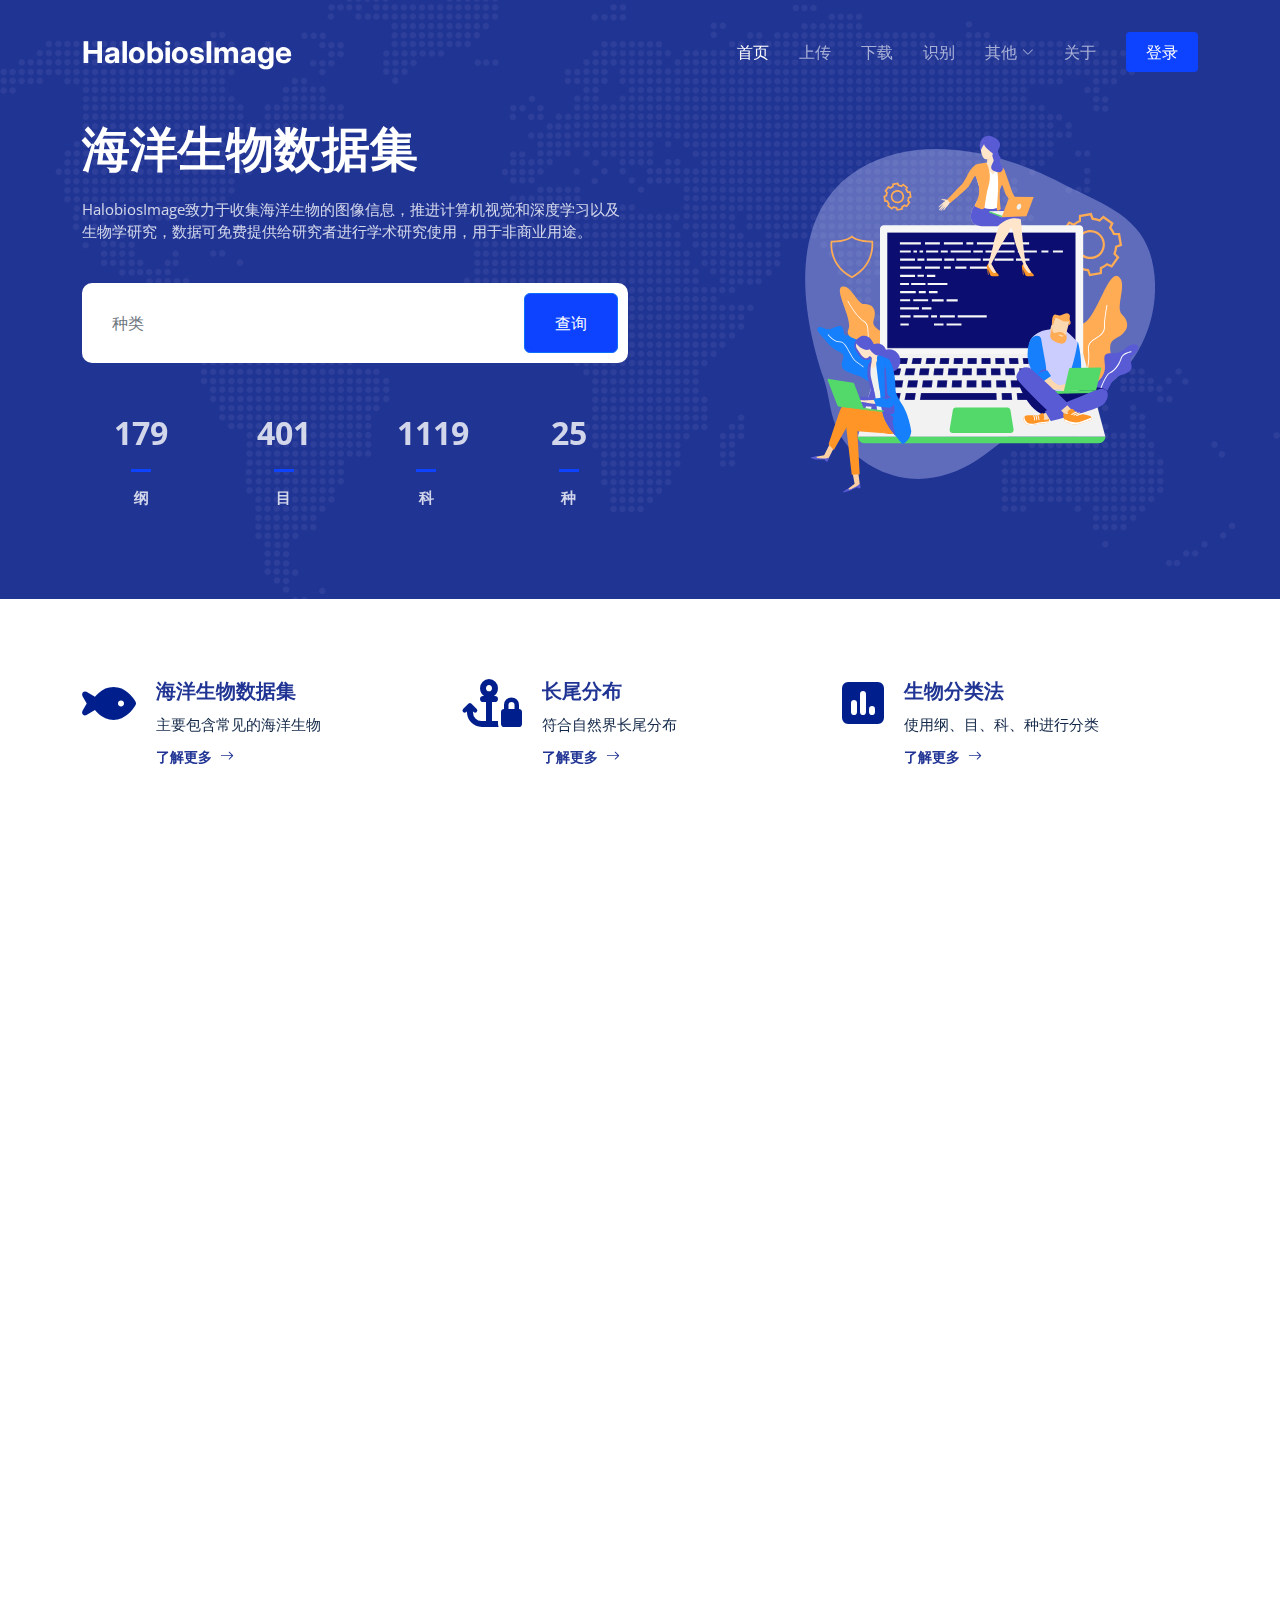
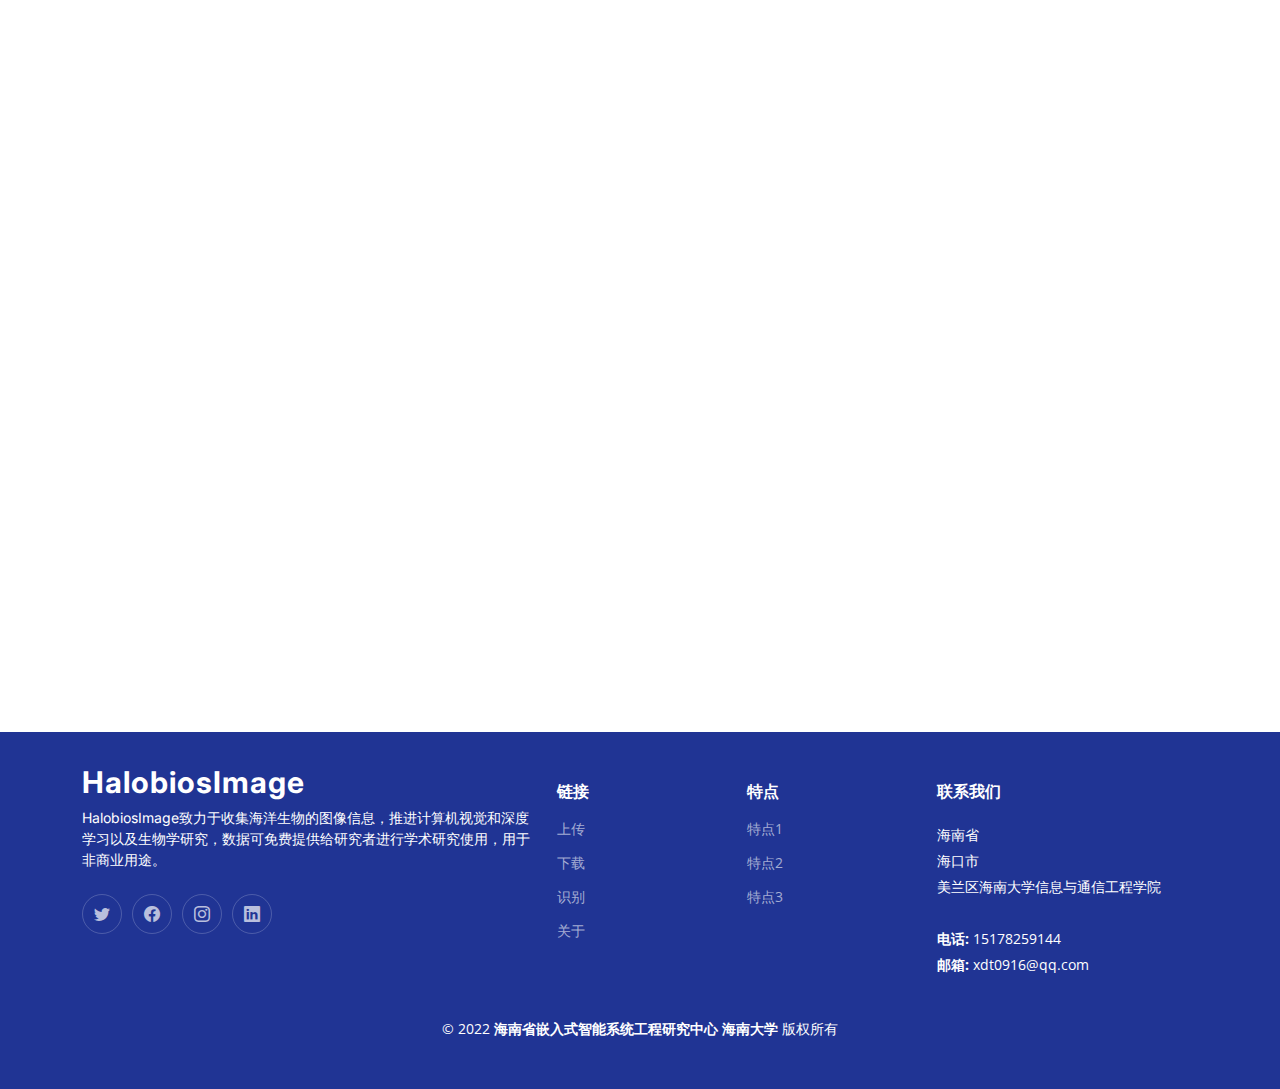
<file: index.html>
<!DOCTYPE html>
<html lang="en">

<head>
  <meta charset="utf-8">
  <meta content="width=device-width, initial-scale=1.0" name="viewport">

  <title>HalobiosImage</title>
  <meta content="" name="description">
  <meta content="" name="keywords">

  <!-- Favicons -->
  <!-- <link href="assets/img/favicon.png" rel="icon"> -->
  <!-- <link href="assets/img/apple-touch-icon.png" rel="apple-touch-icon"> -->

  <!-- Google Fonts -->
  <link rel="preconnect" href="https://fonts.googleapis.com">
  <link rel="preconnect" href="https://fonts.gstatic.com" crossorigin>
  <link href="https://fonts.googleapis.com/css2?family=Open+Sans:ital,wght@0,300;0,400;0,500;0,600;0,700;1,300;1,400;1,600;1,700&family=Poppins:ital,wght@0,300;0,400;0,500;0,600;0,700;1,300;1,400;1,500;1,600;1,700&family=Inter:ital,wght@0,300;0,400;0,500;0,600;0,700;1,300;1,400;1,500;1,600;1,700&display=swap" rel="stylesheet">

  <!-- Vendor CSS Files -->
  <link href="assets/vendor/bootstrap/css/bootstrap.min.css" rel="stylesheet">
  <link href="assets/vendor/bootstrap-icons/bootstrap-icons.css" rel="stylesheet">
  <link href="assets/vendor/fontawesome-free/css/all.min.css" rel="stylesheet">
  <link href="assets/vendor/glightbox/css/glightbox.min.css" rel="stylesheet">
  <link href="assets/vendor/swiper/swiper-bundle.min.css" rel="stylesheet">
  <link href="assets/vendor/aos/aos.css" rel="stylesheet">

  <!-- Template Main CSS File -->
  <link href="assets/css/main.css" rel="stylesheet">

  <script src="assets/js/vue.js"></script>
  <script src="assets/js/axios.min.js"></script>

</head>

<body>

  <!-- ======= Header ======= -->
  <header id="header" class="header d-flex align-items-center fixed-top">
    <div class="container-fluid container-xl d-flex align-items-center justify-content-between">

      <a href="index.html" class="logo d-flex align-items-center">
        <!-- Uncomment the line below if you also wish to use an image logo -->
        <!-- <img src="assets/img/logo.png" alt=""> -->
        <h1>HalobiosImage</h1>
      </a>

      <i class="mobile-nav-toggle mobile-nav-show bi bi-list"></i>
      <i class="mobile-nav-toggle mobile-nav-hide d-none bi bi-x"></i>
      <nav id="navbar" class="navbar">
        <ul>
          <li><a href="index.html" class="active">首页</a></li>
          <li><a href="upload.html">上传</a></li>
          <li><a href="download.html">下载</a></li>
          <li><a href="distinguish.html">识别</a></li>
          <li class="dropdown"><a href="#"><span>其他</span> <i class="bi bi-chevron-down dropdown-indicator"></i></a>
            <ul>
              <li class="dropdown"><a href="#"><span>小型数据集</span> <i class="bi bi-chevron-down dropdown-indicator"></i></a>
                <ul>
                  <li><a href="small/upload.html">上传</a></li>
                  <li><a href="small/download.html">下载</a></li>
                  <li><a href="">管理</a></li>
                </ul>
              </li>
              <li><a href="#">更新记录</a></li>
              <li class="dropdown"><a href="#"><span>AI绘画</span> <i class="bi bi-chevron-down dropdown-indicator"></i></a>
                <ul>
                  <li><a href="http://192.168.3.130:7860/">stable-diffusion-webui</a></li>
                </ul>
              </li>
              <li><a href="#">目标标记</a></li>
              <li><a href="#">自动分割-SAM</a></li>
            </ul>
          </li>
          <li><a href="about.html">关于</a></li>
          <div id="top">
            <li v-show="userShow == false"><a class="get-a-quote" href="login.html">登录</a></li>
            <li v-show="userShow == true"><a><button type="button" class="btn btn-success">{{ userName }}</button></a></li>
          </div>
        </ul>
      </nav><!-- .navbar -->

    </div>
  </header>
  <!-- End Header -->
  <!-- End Header -->

  <!-- ======= Hero Section ======= -->
  <section id="hero" class="hero d-flex align-items-center">
    <div class="container">
      <div class="row gy-4 d-flex justify-content-between">
        <div class="col-lg-6 order-2 order-lg-1 d-flex flex-column justify-content-center">
          <h2 data-aos="fade-up">海洋生物数据集</h2>
          <p data-aos="fade-up" data-aos-delay="100"> HalobiosImage致力于收集海洋生物的图像信息，推进计算机视觉和深度学习以及生物学研究，数据可免费提供给研究者进行学术研究使用，用于非商业用途。</p>

          <form action="#" class="form-search d-flex align-items-stretch mb-3" data-aos="fade-up" data-aos-delay="200">
            <input type="text" class="form-control" placeholder="种类">
            <button type="submit" class="btn btn-primary text-nowrap">查询</button>
          </form>

          <div class="row gy-4" data-aos="fade-up" data-aos-delay="400">

            <div class="col-lg-3 col-6">
              <div class="stats-item text-center w-100 h-100">
                <span data-purecounter-start="0" data-purecounter-end="232" data-purecounter-duration="1" class="purecounter"></span>
                <p>纲</p>
              </div>
            </div><!-- End Stats Item -->

            <div class="col-lg-3 col-6">
              <div class="stats-item text-center w-100 h-100">
                <span data-purecounter-start="0" data-purecounter-end="521" data-purecounter-duration="1" class="purecounter"></span>
                <p>目</p>
              </div>
            </div><!-- End Stats Item -->

            <div class="col-lg-3 col-6">
              <div class="stats-item text-center w-100 h-100">
                <span data-purecounter-start="0" data-purecounter-end="1453" data-purecounter-duration="1" class="purecounter"></span>
                <p>科</p>
              </div>
            </div><!-- End Stats Item -->

            <div class="col-lg-3 col-6">
              <div class="stats-item text-center w-100 h-100">
                <span data-purecounter-start="0" data-purecounter-end="32" data-purecounter-duration="1" class="purecounter"></span>
                <p>种</p>
              </div>
            </div><!-- End Stats Item -->

          </div>
        </div>

        <div class="col-lg-5 order-1 order-lg-2 hero-img" data-aos="zoom-out">
          <img src="assets/img/developer-team.svg" class="img-fluid mb-3 mb-lg-0" alt="">
        </div>

      </div>
    </div>
  </section><!-- End Hero Section -->

  <main id="main">

    <!-- ======= Featured Services Section ======= -->
    <section id="featured-services" class="featured-services">
      <div class="container">

        <div class="row gy-4">

          <div class="col-lg-4 col-md-6 service-item d-flex" data-aos="fade-up">
            <div class="icon flex-shrink-0"><i class="fa-solid fa-fish"></i></div>
            <div>
              <h4 class="title">海洋生物数据集</h4>
              <p class="description">主要包含常见的海洋生物</p>
              <a data-bs-toggle="collapse" href="#feature1" aria-expanded="false" aria-controls="feature1" class="readmore stretched-link"><span>了解更多</span><i class="bi bi-arrow-right"></i></a>
              
            </div>
            
          </div>
          
          <!-- End Service Item -->

          <div class="col-lg-4 col-md-6 service-item d-flex" data-aos="fade-up" data-aos-delay="100">
            <div class="icon flex-shrink-0"><i class="fa-solid fa-anchor-lock" ></i></div>
            <div>
              <h4 class="title">长尾分布</h4>
              <p class="description">符合自然界长尾分布</p>
              <a data-bs-toggle="collapse" href="#feature2" aria-expanded="false" aria-controls="feature2" class="readmore stretched-link"><span>了解更多</span><i class="bi bi-arrow-right"></i></a>
            </div>
          </div><!-- End Service Item -->

          <div class="col-lg-4 col-md-6 service-item d-flex" data-aos="fade-up" data-aos-delay="200">
            <div class="icon flex-shrink-0"><i class="fa-solid fa-poll"></i></div>
            <div>
              <h4 class="title">生物分类法</h4>
              <p class="description">使用纲、目、科、种进行分类</p>
              <a data-bs-toggle="collapse" href="#feature3" aria-expanded="false" aria-controls="feature3" class="readmore stretched-link"><span>了解更多</span><i class="bi bi-arrow-right"></i></a>
            </div>
          </div><!-- End Service Item -->

        </div>

        <div class="collapse" id="feature1">
          <div class="card card-body">
            致力于打造海洋生物数据集，搜罗网络各种资源，专业科研人员助力数据增长。
          </div>
        </div>

        <div class="collapse" id="feature2">
          <div class="card card-body">
            遵循自然界生物长尾分布的特点，数据集中，不同物种的图片数量具有很大差距，数量最多的图片是数量最少的图片的将近一千倍。
          </div>
        </div>

        <div class="collapse" id="feature3">
          <div class="card card-body">
            采用生物分类法，对采集到的图片进行分类，纲，目，科，种进行分类，对一些比较模糊的种类，可以只选择纲，或者目来进行分类。
          </div>
        </div>


      </div>
    </section><!-- End Featured Services Section -->

    <!-- ======= Services Section ======= -->
    <section id="service" class="services pt-0">
      <div class="container" data-aos="fade-up">

        <div class="section-header">
          <span>例程</span>
          <h2>例程</h2>

        </div>

        <div class="row gy-4">

          <div class="col-lg-6 col-md-6" data-aos="fade-up" data-aos-delay="100">
            <div class="card">
              <div class="card-img">
                <img width="100%" src="assets/img/image1-new.jpg" alt="" class="img-fluid">
              </div>
              <h3><a href="service-details.html" class="stretched-link">图像分类</a></h3>
              <p>图像分类是计算机视觉中最基础的一个任务，也是几乎所有的基准模型进行比较的任务。</p>
            </div>
          </div><!-- End Card Item -->

          <div class="col-lg-6 col-md-6" data-aos="fade-up" data-aos-delay="200">
            <div class="card">
              <div class="card-img">
                <img src="assets/img/object.jpg" alt="" class="img-fluid">
              </div>
              <h3><a href="service-details.html" class="stretched-link">目标检测</a></h3>
              <p>目标检测的任务是找出图像中所有感兴趣的目标（物体），确定它们的类别和位置，是计算机视觉领域的核心问题之一。</p>
            </div>
          </div><!-- End Card Item -->

        </div>

      </div>
    </section><!-- End Services Section -->

    <!-- ======= Call To Action Section ======= -->
    <!-- <section id="call-to-action" class="call-to-action">
      <div class="container" data-aos="zoom-out">

        <div class="row justify-content-center">
          <div class="col-lg-8 text-center">
            <h3>Call To Action</h3>
            <p> Duis aute irure dolor in reprehenderit in voluptate velit esse cillum dolore eu fugiat nulla pariatur. Excepteur sint occaecat cupidatat non proident, sunt in culpa qui officia deserunt mollit anim id est laborum.</p>
            <a class="cta-btn" href="#">Call To Action</a>
          </div>
        </div>

      </div>
    </section> -->
    <!-- End Call To Action Section -->

  

    <!-- ======= Frequently Asked Questions Section ======= -->
    <section id="faq" class="faq">
      <div class="container" data-aos="fade-up">

        <div class="section-header">
          <span>常见问题</span>
          <h2>常见问题</h2>

        </div>

        <div class="row justify-content-center" data-aos="fade-up" data-aos-delay="200">
          <div class="col-lg-10">

            <div class="accordion accordion-flush" id="faqlist">

              <div class="accordion-item">
                <h3 class="accordion-header">
                  <button class="accordion-button collapsed" type="button" data-bs-toggle="collapse" data-bs-target="#faq-content-1">
                    <i class="bi bi-question-circle question-icon"></i>
                    下载页面没有显示图片
                  </button>
                </h3>
                <div id="faq-content-1" class="accordion-collapse collapse" data-bs-parent="#faqlist">
                  <div class="accordion-body">
                    需要登录账户才能够正常显示图片，不登录账户只能够显示种类
                  </div>
                </div>
              </div>

              <div class="accordion-item">
                <h3 class="accordion-header">
                  <button class="accordion-button collapsed" type="button" data-bs-toggle="collapse" data-bs-target="#faq-content-2">
                    <i class="bi bi-question-circle question-icon"></i>
                    如何下载数据集
                  </button>
                </h3>
                <div id="faq-content-2" class="accordion-collapse collapse" data-bs-parent="#faqlist">
                  <div class="accordion-body">
                    数据集暂时未开放下载，下载页面的下载暂不提供下载功能。
                  </div>
                </div>
              </div><!-- # Faq item-->

              <div class="accordion-item">
                <h3 class="accordion-header">
                  <button class="accordion-button collapsed" type="button" data-bs-toggle="collapse" data-bs-target="#faq-content-3">
                    <i class="bi bi-question-circle question-icon"></i>
                    添加种类失败
                  </button>
                </h3>
                <div id="faq-content-3" class="accordion-collapse collapse" data-bs-parent="#faqlist">
                  <div class="accordion-body">
                    名称只能由小写字母、数字组成，注意不要添加其他字符。
                  </div>
                </div>
              </div><!-- # Faq item-->

              <div class="accordion-item">
                <h3 class="accordion-header">
                  <button class="accordion-button collapsed" type="button" data-bs-toggle="collapse" data-bs-target="#faq-content-4">
                    <i class="bi bi-question-circle question-icon"></i>
                    搜索功能不可用。
                  </button>
                </h3>
                <div id="faq-content-4" class="accordion-collapse collapse" data-bs-parent="#faqlist">
                  <div class="accordion-body">
                    搜索功能正在加班加点的开发，为您带来的不便深表歉意。
                  </div>
                </div>
              </div><!-- # Faq item-->

            </div>

          </div>
        </div>

      </div>
    </section><!-- End Frequently Asked Questions Section -->

  </main><!-- End #main -->

  <!-- ======= Footer ======= -->
  <footer id="footer" class="footer">

    <div class="container">
      <div class="row gy-4">
        <div class="col-lg-5 col-md-12 footer-info">
          <a href="index.html" class="logo d-flex align-items-center">
            <span>HalobiosImage</span>
          </a>
          <p>HalobiosImage致力于收集海洋生物的图像信息，推进计算机视觉和深度学习以及生物学研究，数据可免费提供给研究者进行学术研究使用，用于非商业用途。</p>
          <div class="social-links d-flex mt-4">
            <a href="#" class="twitter"><i class="bi bi-twitter"></i></a>
            <a href="#" class="facebook"><i class="bi bi-facebook"></i></a>
            <a href="#" class="instagram"><i class="bi bi-instagram"></i></a>
            <a href="#" class="linkedin"><i class="bi bi-linkedin"></i></a>
          </div>
        </div>

        <div class="col-lg-2 col-6 footer-links">
          <h4>链接</h4>
          <ul>
            <li><a href="#">上传</a></li>
            <li><a href="#">下载</a></li>
            <li><a href="#">识别</a></li>
            <li><a href="#">关于</a></li>
          </ul>
        </div>

        <div class="col-lg-2 col-6 footer-links">
          <h4>特点</h4>
          <ul>
            <li><a href="#">特点1</a></li>
            <li><a href="#">特点2</a></li>
            <li><a href="#">特点3</a></li>
          </ul>
        </div>

        <div class="col-lg-3 col-md-12 footer-contact text-center text-md-start">
          <h4>联系我们</h4>
          <p>
            海南省<br>
            海口市<br>
            美兰区海南大学信息与通信工程学院<br><br>
            <strong>电话:</strong> 15178259144<br>
            <strong>邮箱:</strong> xdt0916@qq.com<br>
          </p>

        </div>

      </div>
    </div>

    <div class="container mt-4">
      <div class="copyright">
        &copy; 2022 <strong><span>海南省嵌入式智能系统工程研究中心 海南大学</span></strong> 版权所有
      </div>
    </div>

  </footer><!-- End Footer -->
  <!-- End Footer -->

  <a href="#" class="scroll-top d-flex align-items-center justify-content-center"><i class="bi bi-arrow-up-short"></i></a>

  <div id="preloader"></div>

  <!-- Vendor JS Files -->
  <script src="assets/vendor/bootstrap/js/bootstrap.bundle.min.js"></script>
  <script src="assets/vendor/purecounter/purecounter_vanilla.js"></script>
  <script src="assets/vendor/glightbox/js/glightbox.min.js"></script>
  <script src="assets/vendor/swiper/swiper-bundle.min.js"></script>
  <script src="assets/vendor/aos/aos.js"></script>
  <script src="assets/vendor/php-email-form/validate.js"></script>

  <!-- Template Main JS File -->
  <script src="assets/js/main.js"></script>

</body>

<script>
  var top = new Vue({
      el: '#top',
      data: {
          userName: '',
          userShow: false,
      },
      methods: {
          getUserInfo: function () {
              axios({
                  method: 'get',
                  url: "http://192.168.3.211:8080/check/getUserInfo",
                  headers: { "authorization": localStorage.getItem("token") },
              }).then(resp => {
                  console.log(resp)
                  if (resp.data.code == 200) {
                      this.userName = resp.data.data;
                      this.userShow = true;
                  }
              }).catch(function (error) {
                  if (error.response) {
                      // 请求成功发出且服务器也响应了状态码，但状态代码超出了 2xx 的范围
                      console.log(error.response.data);
                      console.log(error.response.status);
                      console.log(error.response.headers);
                      alert("服务器错误！");
                      localStorage.clear("accessToken");
                      location.reload();
                  } else if (error.request) {
                      // 请求已经成功发起，但没有收到响应
                      // `error.request` 在浏览器中是 XMLHttpRequest 的实例，
                      // 而在node.js中是 http.ClientRequest 的实例
                      console.log(error.request);
                  } else {
                      // 发送请求时出了点问题
                      console.log('Error', error.message);
                  }
                  console.log(error.config);
              })
          }
      },
      created() {
          this.getUserInfo();
          // this.countAllBiologySpecies();
      }
  })
</script>

</html>
</file>
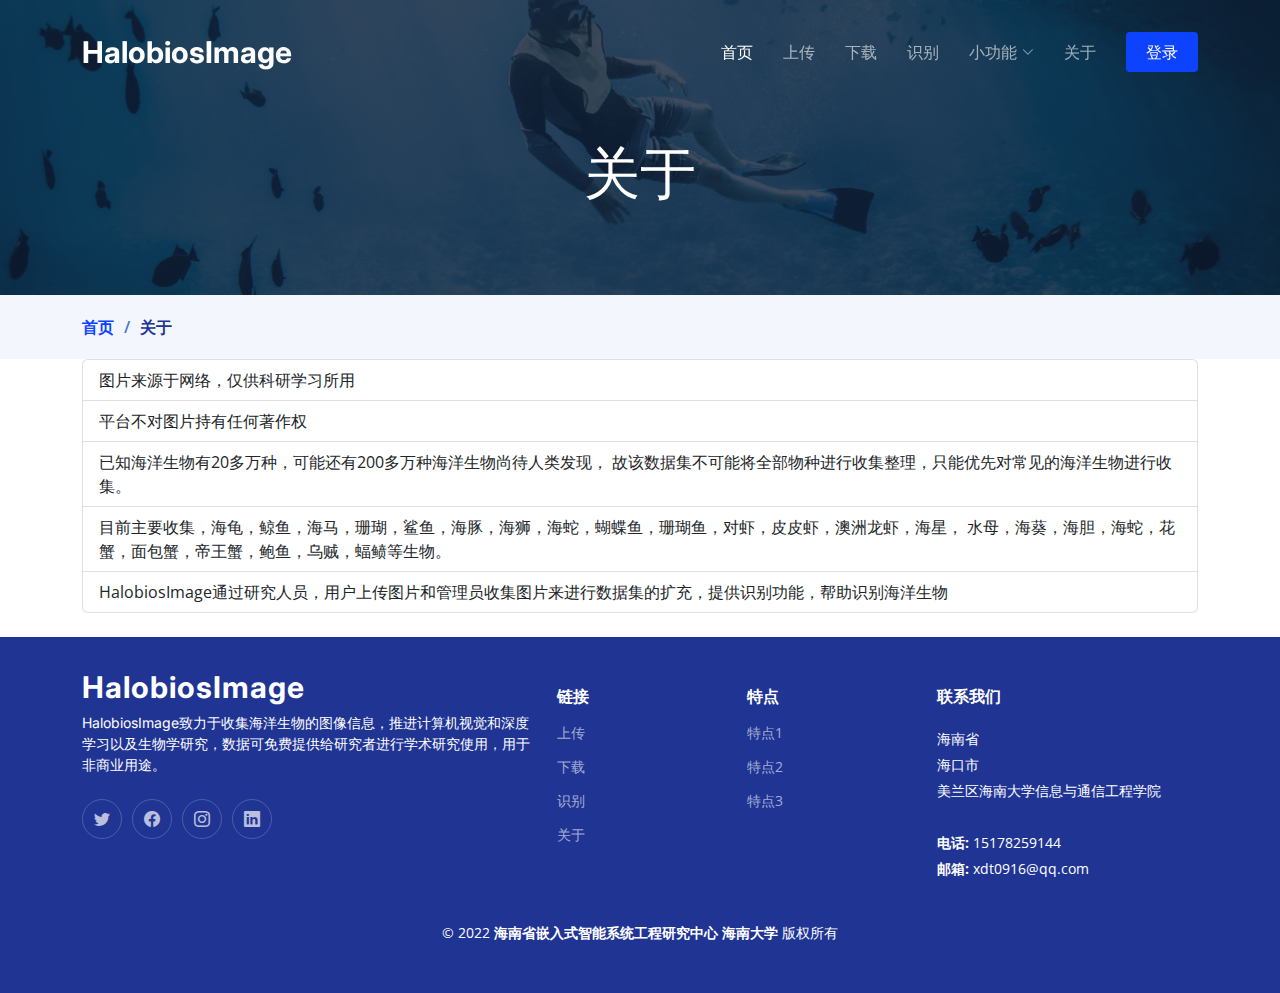
<file: about.html>
<!DOCTYPE html>
<html lang="en">

<head>
    <meta charset="utf-8">
    <meta content="width=device-width, initial-scale=1.0" name="viewport">

    <title></title>
    <meta content="" name="description">
    <meta content="" name="keywords">

    <!-- Favicons -->
    <link href="assets/img/favicon.png" rel="icon">
    <link href="assets/img/apple-touch-icon.png" rel="apple-touch-icon">

    <!-- Google Fonts -->
    <link rel="preconnect" href="https://fonts.googleapis.com">
    <link rel="preconnect" href="https://fonts.gstatic.com" crossorigin>
    <link
        href="https://fonts.googleapis.com/css2?family=Open+Sans:ital,wght@0,300;0,400;0,500;0,600;0,700;1,300;1,400;1,600;1,700&family=Poppins:ital,wght@0,300;0,400;0,500;0,600;0,700;1,300;1,400;1,500;1,600;1,700&family=Inter:ital,wght@0,300;0,400;0,500;0,600;0,700;1,300;1,400;1,500;1,600;1,700&display=swap"
        rel="stylesheet">

    <!-- Vendor CSS Files -->
    <link href="assets/vendor/bootstrap/css/bootstrap.min.css" rel="stylesheet">
    <link href="assets/vendor/bootstrap-icons/bootstrap-icons.css" rel="stylesheet">
    <link href="assets/vendor/fontawesome-free/css/all.min.css" rel="stylesheet">
    <link href="assets/vendor/glightbox/css/glightbox.min.css" rel="stylesheet">
    <link href="assets/vendor/swiper/swiper-bundle.min.css" rel="stylesheet">
    <link href="assets/vendor/aos/aos.css" rel="stylesheet">

    <!-- Template Main CSS File -->
    <link href="assets/css/main.css" rel="stylesheet">

    <script src="assets/js/vue.js"></script>
    <script src="assets/js/axios.min.js"></script>

    <!-- =======================================================
  * Template Name: Logis
  * Updated: Mar 10 2023 with Bootstrap v5.2.3
  * Template URL: https://bootstrapmade.com/logis-bootstrap-logistics-website-template/
  * Author: BootstrapMade.com
  * License: https://bootstrapmade.com/license/
  ======================================================== -->
</head>

<body>

    <!-- ======= Header ======= -->
    <header id="header" class="header d-flex align-items-center fixed-top">
        <div class="container-fluid container-xl d-flex align-items-center justify-content-between">

            <a href="index.html" class="logo d-flex align-items-center">
                <!-- Uncomment the line below if you also wish to use an image logo -->
                <!-- <img src="assets/img/logo.png" alt=""> -->
                <h1>HalobiosImage</h1>
            </a>

            <i class="mobile-nav-toggle mobile-nav-show bi bi-list"></i>
            <i class="mobile-nav-toggle mobile-nav-hide d-none bi bi-x"></i>
            <nav id="navbar" class="navbar">
                <ul>
                    <li><a href="index.html" class="active">首页</a></li>
                    <li><a href="upload.html">上传</a></li>
                    <li><a href="download.html">下载</a></li>
                    <li><a href="pricing.html">识别</a></li>
                    <li class="dropdown"><a href="#"><span>小功能</span> <i
                                class="bi bi-chevron-down dropdown-indicator"></i></a>
                        <ul>
                            <li><a href="#">开发日志</a></li>
                            <li class="dropdown"><a href="#"><span>Deep Drop Down</span> <i
                                        class="bi bi-chevron-down dropdown-indicator"></i></a>
                                <ul>
                                    <li><a href="#">Deep Drop Down 3</a></li>
                                    <li><a href="#">Deep Drop Down 4</a></li>
                                    <li><a href="#">Deep Drop Down 5</a></li>
                                </ul>
                            </li>
                            <li><a href="#">目标标记</a></li>
                            <li><a href="#">分割标记</a></li>
                            <li><a href="#">Drop Down 4</a></li>
                        </ul>
                    </li>
                    <li><a href="about.html">关于</a></li>
                    <div id="top">
                        <li v-show="userShow == false"><a class="get-a-quote" href="login.html">登录</a></li>
                        <li v-show="userShow == true"><a><button type="button" class="btn btn-success">{{ userName }}</button></a></li>
                    </div>
                </ul>
            </nav><!-- .navbar -->

        </div>
    </header>
    <!-- End Header -->

    <main id="main">

        <!-- ======= Breadcrumbs ======= -->
        <div class="breadcrumbs">
            <div class="page-header d-flex align-items-center"
                style="background-image: url('assets/img/header.jpg');">
                <div class="container position-relative">
                    <div class="row d-flex justify-content-center">
                        <div class="col-lg-6 text-center">
                            <h2>关于</h2>
                        </div>
                    </div>
                </div>
            </div>
            <nav>
                <div class="container">
                    <ol>
                        <li><a href="index.html">首页</a></li>
                        <li>关于</li>
                    </ol>
                </div>
            </nav>
        </div><!-- End Breadcrumbs -->

        
        <div class="container">
            <ul class="list-group">
                <li class="list-group-item">图片来源于网络，仅供科研学习所用</li>
                <li class="list-group-item">平台不对图片持有任何著作权</li>

                <li class="list-group-item">已知海洋生物有20多万种，可能还有200多万种海洋生物尚待人类发现，
                    故该数据集不可能将全部物种进行收集整理，只能优先对常见的海洋生物进行收集。
                </li>
                <li class="list-group-item">目前主要收集，海龟，鲸鱼，海马，珊瑚，鲨鱼，海豚，海狮，海蛇，蝴蝶鱼，珊瑚鱼，对虾，皮皮虾，澳洲龙虾，海星，
                    水母，海葵，海胆，海蛇，花蟹，面包蟹，帝王蟹，鲍鱼，乌贼，蝠鲼等生物。
                </li>
                <li class="list-group-item">HalobiosImage通过研究人员，用户上传图片和管理员收集图片来进行数据集的扩充，提供识别功能，帮助识别海洋生物</li>
            </ul>
        </div>

        


    </main><!-- End #main -->

    <div class="container">
        <span></span>
        <br>
    </div>

    <!-- ======= Footer ======= -->
    <footer id="footer" class="footer">

        <div class="container">
            <div class="row gy-4">
                <div class="col-lg-5 col-md-12 footer-info">
                    <a href="index.html" class="logo d-flex align-items-center">
                        <span>HalobiosImage</span>
                    </a>
                    <p>HalobiosImage致力于收集海洋生物的图像信息，推进计算机视觉和深度学习以及生物学研究，数据可免费提供给研究者进行学术研究使用，用于非商业用途。</p>
                    <div class="social-links d-flex mt-4">
                        <a href="#" class="twitter"><i class="bi bi-twitter"></i></a>
                        <a href="#" class="facebook"><i class="bi bi-facebook"></i></a>
                        <a href="#" class="instagram"><i class="bi bi-instagram"></i></a>
                        <a href="#" class="linkedin"><i class="bi bi-linkedin"></i></a>
                    </div>
                </div>

                <div class="col-lg-2 col-6 footer-links">
                    <h4>链接</h4>
                    <ul>
                        <li><a href="#">上传</a></li>
                        <li><a href="#">下载</a></li>
                        <li><a href="#">识别</a></li>
                        <li><a href="about.html">关于</a></li>
                    </ul>
                </div>

                <div class="col-lg-2 col-6 footer-links">
                    <h4>特点</h4>
                    <ul>
                        <li><a href="#">特点1</a></li>
                        <li><a href="#">特点2</a></li>
                        <li><a href="#">特点3</a></li>
                    </ul>
                </div>

                <div class="col-lg-3 col-md-12 footer-contact text-center text-md-start">
                    <h4>联系我们</h4>
                    <p>
                        海南省<br>
                        海口市<br>
                        美兰区海南大学信息与通信工程学院<br><br>
                        <strong>电话:</strong> 15178259144<br>
                        <strong>邮箱:</strong> xdt0916@qq.com<br>
                    </p>

                </div>

            </div>
        </div>

        <div class="container mt-4">
            <div class="copyright">
                &copy; 2022 <strong><span>海南省嵌入式智能系统工程研究中心 海南大学</span></strong> 版权所有
            </div>
        </div>

    </footer>
    <!-- End Footer -->

    <a href="#" class="scroll-top d-flex align-items-center justify-content-center"><i
            class="bi bi-arrow-up-short"></i></a>

    <div id="preloader"></div>

    <!-- Vendor JS Files -->
    <script src="assets/vendor/bootstrap/js/bootstrap.bundle.min.js"></script>
    <script src="assets/vendor/purecounter/purecounter_vanilla.js"></script>
    <script src="assets/vendor/glightbox/js/glightbox.min.js"></script>
    <script src="assets/vendor/swiper/swiper-bundle.min.js"></script>
    <script src="assets/vendor/aos/aos.js"></script>
    <script src="assets/vendor/php-email-form/validate.js"></script>

    <!-- Template Main JS File -->
    <script src="assets/js/main.js"></script>

</body>

<script>
    var top = new Vue({
        el: '#top',
        data: {
            userName: '',
            userShow: false,
        },
        methods: {
            getUserInfo: function () {
                axios({
                    method: 'get',
                    url: "http://192.168.3.211:8080/check/getUserInfo",
                    headers: { "authorization": localStorage.getItem("token") },
                }).then(resp => {
                    console.log(resp)
                    if (resp.data.msg == "tokenOverdue") {
                        console.log("登录过期");
                        localStorage.clear("token");
                    } else if (resp.data.msg == "notFindToken") {
                        console.log("未登录");
                    }
                    if (resp.data.code == 200) {
                        this.userName = resp.data.data;
                        this.userShow = true;
                    }
                }).catch(function (error) {
                    if (error.response) {
                        // 请求成功发出且服务器也响应了状态码，但状态代码超出了 2xx 的范围
                        console.log(error.response.data);
                        console.log(error.response.status);
                        console.log(error.response.headers);
                        alert("服务器错误！");
                        localStorage.clear("accessToken");
                        location.reload();
                    } else if (error.request) {
                        // 请求已经成功发起，但没有收到响应
                        // `error.request` 在浏览器中是 XMLHttpRequest 的实例，
                        // 而在node.js中是 http.ClientRequest 的实例
                        console.log(error.request);
                    } else {
                        // 发送请求时出了点问题
                        console.log('Error', error.message);
                    }
                    console.log(error.config);
                })
            }
        },
        created() {
            this.getUserInfo();
            // this.countAllBiologySpecies();
        }
    })
</script>

</html>
</file>
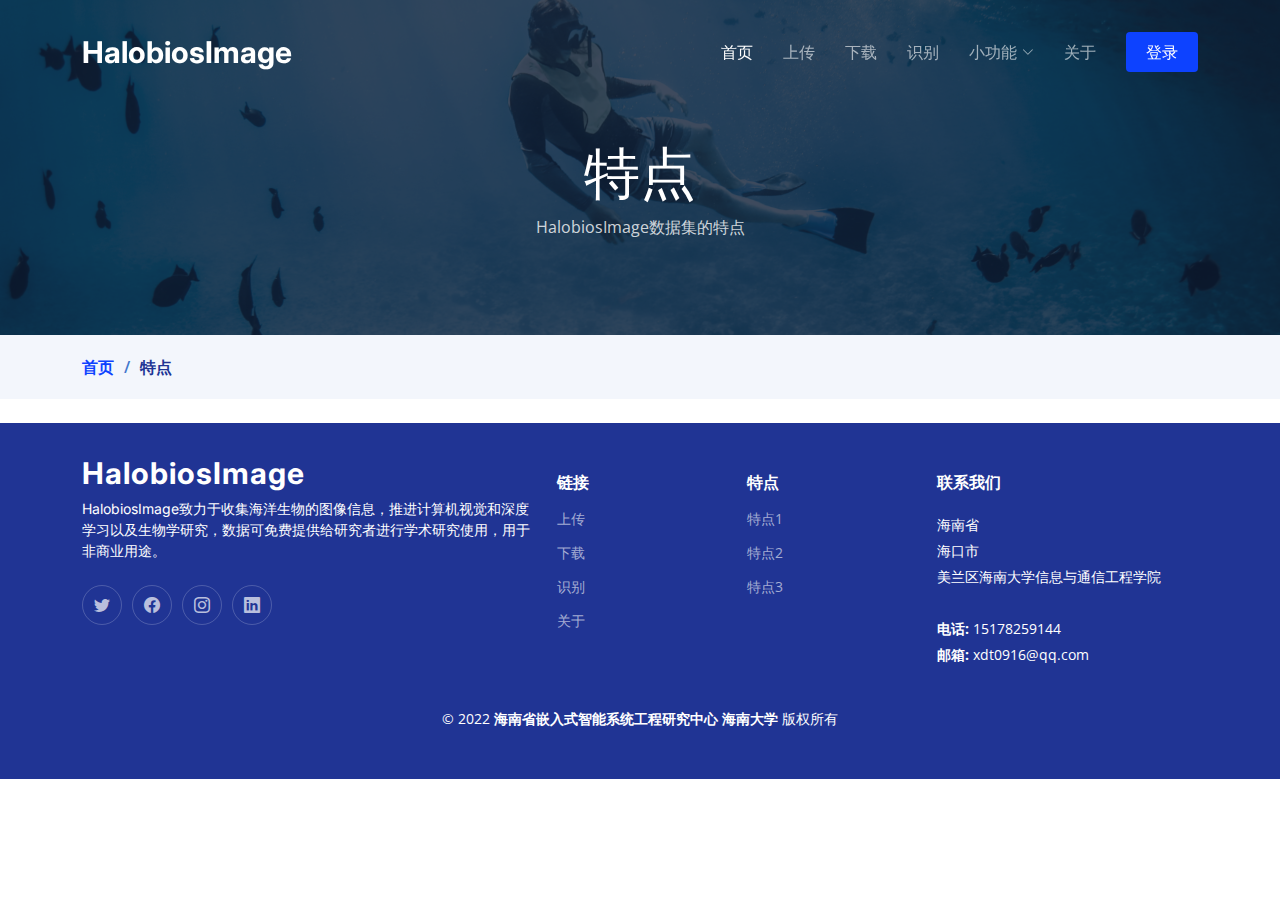
<file: feature.html>
<!DOCTYPE html>
<html lang="en">

<head>
    <meta charset="utf-8">
    <meta content="width=device-width, initial-scale=1.0" name="viewport">

    <title></title>
    <meta content="" name="description">
    <meta content="" name="keywords">

    <!-- Favicons -->
    <link href="assets/img/favicon.png" rel="icon">
    <link href="assets/img/apple-touch-icon.png" rel="apple-touch-icon">

    <!-- Google Fonts -->
    <link rel="preconnect" href="https://fonts.googleapis.com">
    <link rel="preconnect" href="https://fonts.gstatic.com" crossorigin>
    <link
        href="https://fonts.googleapis.com/css2?family=Open+Sans:ital,wght@0,300;0,400;0,500;0,600;0,700;1,300;1,400;1,600;1,700&family=Poppins:ital,wght@0,300;0,400;0,500;0,600;0,700;1,300;1,400;1,500;1,600;1,700&family=Inter:ital,wght@0,300;0,400;0,500;0,600;0,700;1,300;1,400;1,500;1,600;1,700&display=swap"
        rel="stylesheet">

    <!-- Vendor CSS Files -->
    <link href="assets/vendor/bootstrap/css/bootstrap.min.css" rel="stylesheet">
    <link href="assets/vendor/bootstrap-icons/bootstrap-icons.css" rel="stylesheet">
    <link href="assets/vendor/fontawesome-free/css/all.min.css" rel="stylesheet">
    <link href="assets/vendor/glightbox/css/glightbox.min.css" rel="stylesheet">
    <link href="assets/vendor/swiper/swiper-bundle.min.css" rel="stylesheet">
    <link href="assets/vendor/aos/aos.css" rel="stylesheet">

    <!-- Template Main CSS File -->
    <link href="assets/css/main.css" rel="stylesheet">

    <script src="assets/js/vue.js"></script>
    <script src="assets/js/axios.min.js"></script>

</head>

<body>

    <!-- ======= Header ======= -->
    <header id="header" class="header d-flex align-items-center fixed-top">
        <div class="container-fluid container-xl d-flex align-items-center justify-content-between">

            <a href="index.html" class="logo d-flex align-items-center">
                <!-- Uncomment the line below if you also wish to use an image logo -->
                <!-- <img src="assets/img/logo.png" alt=""> -->
                <h1>HalobiosImage</h1>
            </a>

            <i class="mobile-nav-toggle mobile-nav-show bi bi-list"></i>
            <i class="mobile-nav-toggle mobile-nav-hide d-none bi bi-x"></i>
            <nav id="navbar" class="navbar">
                <ul>
                    <li><a href="index.html" class="active">首页</a></li>
                    <li><a href="upload.html">上传</a></li>
                    <li><a href="download.html">下载</a></li>
                    <li><a href="pricing.html">识别</a></li>
                    <li class="dropdown"><a href="#"><span>小功能</span> <i
                                class="bi bi-chevron-down dropdown-indicator"></i></a>
                        <ul>
                            <li><a href="#">开发日志</a></li>
                            <li class="dropdown"><a href="#"><span>Deep Drop Down</span> <i
                                        class="bi bi-chevron-down dropdown-indicator"></i></a>
                                <ul>
                                    <li><a href="#">Deep Drop Down 3</a></li>
                                    <li><a href="#">Deep Drop Down 4</a></li>
                                    <li><a href="#">Deep Drop Down 5</a></li>
                                </ul>
                            </li>
                            <li><a href="#">目标标记</a></li>
                            <li><a href="#">分割标记</a></li>
                            <li><a href="#">Drop Down 4</a></li>
                        </ul>
                    </li>
                    <li><a href="about.html">关于</a></li>
                    <div id="top">
                        <li v-show="userShow == false"><a class="get-a-quote" href="login.html">登录</a></li>
                        <li v-show="userShow == true"><a><button type="button" class="btn btn-success">{{ userName }}</button></a></li>
                    </div>
                </ul>
            </nav><!-- .navbar -->

        </div>
    </header>
    <!-- End Header -->

    <main id="main">

        <!-- ======= Breadcrumbs ======= -->
        <div class="breadcrumbs">
            <div class="page-header d-flex align-items-center"
                style="background-image: url('assets/img/header.jpg');">
                <div class="container position-relative">
                    <div class="row d-flex justify-content-center">
                        <div class="col-lg-6 text-center">
                            <h2>特点</h2>
                            <p>HalobiosImage数据集的特点</p>
                        </div>
                    </div>
                </div>
            </div>
            <nav>
                <div class="container">
                    <ol>
                        <li><a href="index.html">首页</a></li>
                        <li>特点</li>
                    </ol>
                </div>
            </nav>
        </div><!-- End Breadcrumbs -->

        
        <div class="container">
            

        </div>

        


    </main><!-- End #main -->

    <div class="container">
        <span></span>
        <br>
    </div>

    <!-- ======= Footer ======= -->
    <footer id="footer" class="footer">

        <div class="container">
            <div class="row gy-4">
                <div class="col-lg-5 col-md-12 footer-info">
                    <a href="index.html" class="logo d-flex align-items-center">
                        <span>HalobiosImage</span>
                    </a>
                    <p>HalobiosImage致力于收集海洋生物的图像信息，推进计算机视觉和深度学习以及生物学研究，数据可免费提供给研究者进行学术研究使用，用于非商业用途。</p>
                    <div class="social-links d-flex mt-4">
                        <a href="#" class="twitter"><i class="bi bi-twitter"></i></a>
                        <a href="#" class="facebook"><i class="bi bi-facebook"></i></a>
                        <a href="#" class="instagram"><i class="bi bi-instagram"></i></a>
                        <a href="#" class="linkedin"><i class="bi bi-linkedin"></i></a>
                    </div>
                </div>

                <div class="col-lg-2 col-6 footer-links">
                    <h4>链接</h4>
                    <ul>
                        <li><a href="#">上传</a></li>
                        <li><a href="#">下载</a></li>
                        <li><a href="#">识别</a></li>
                        <li><a href="#">关于</a></li>
                    </ul>
                </div>

                <div class="col-lg-2 col-6 footer-links">
                    <h4>特点</h4>
                    <ul>
                        <li><a href="#">特点1</a></li>
                        <li><a href="#">特点2</a></li>
                        <li><a href="#">特点3</a></li>
                    </ul>
                </div>

                <div class="col-lg-3 col-md-12 footer-contact text-center text-md-start">
                    <h4>联系我们</h4>
                    <p>
                        海南省<br>
                        海口市<br>
                        美兰区海南大学信息与通信工程学院<br><br>
                        <strong>电话:</strong> 15178259144<br>
                        <strong>邮箱:</strong> xdt0916@qq.com<br>
                    </p>

                </div>

            </div>
        </div>

        <div class="container mt-4">
            <div class="copyright">
                &copy; 2022 <strong><span>海南省嵌入式智能系统工程研究中心 海南大学</span></strong> 版权所有
            </div>
        </div>

    </footer>
    <!-- End Footer -->

    <a href="#" class="scroll-top d-flex align-items-center justify-content-center"><i
            class="bi bi-arrow-up-short"></i></a>

    <div id="preloader"></div>

    <!-- Vendor JS Files -->
    <script src="assets/vendor/bootstrap/js/bootstrap.bundle.min.js"></script>
    <script src="assets/vendor/purecounter/purecounter_vanilla.js"></script>
    <script src="assets/vendor/glightbox/js/glightbox.min.js"></script>
    <script src="assets/vendor/swiper/swiper-bundle.min.js"></script>
    <script src="assets/vendor/aos/aos.js"></script>
    <script src="assets/vendor/php-email-form/validate.js"></script>

    <!-- Template Main JS File -->
    <script src="assets/js/main.js"></script>

</body>

<script>
    var top = new Vue({
        el: '#top',
        data: {
            userName: '',
            userShow: false,
        },
        methods: {
            getUserInfo: function () {
                axios({
                    method: 'get',
                    url: "http://192.168.3.211:8080/check/getUserInfo",
                    headers: { "authorization": localStorage.getItem("token") },
                }).then(resp => {
                    console.log(resp)
                    if (resp.data.msg == "tokenOverdue") {
                        console.log("登录过期");
                        localStorage.clear("token");
                    } else if (resp.data.msg == "notFindToken") {
                        console.log("未登录");
                    }
                    if (resp.data.code == 200) {
                        this.userName = resp.data.data;
                        this.userShow = true;
                    }
                }).catch(function (error) {
                    if (error.response) {
                        // 请求成功发出且服务器也响应了状态码，但状态代码超出了 2xx 的范围
                        console.log(error.response.data);
                        console.log(error.response.status);
                        console.log(error.response.headers);
                        alert("服务器错误！");
                        localStorage.clear("accessToken");
                        location.reload();
                    } else if (error.request) {
                        // 请求已经成功发起，但没有收到响应
                        // `error.request` 在浏览器中是 XMLHttpRequest 的实例，
                        // 而在node.js中是 http.ClientRequest 的实例
                        console.log(error.request);
                    } else {
                        // 发送请求时出了点问题
                        console.log('Error', error.message);
                    }
                    console.log(error.config);
                })
            }
        },
        created() {
            this.getUserInfo();
            // this.countAllBiologySpecies();
        }
    })
</script>

</html>
</file>
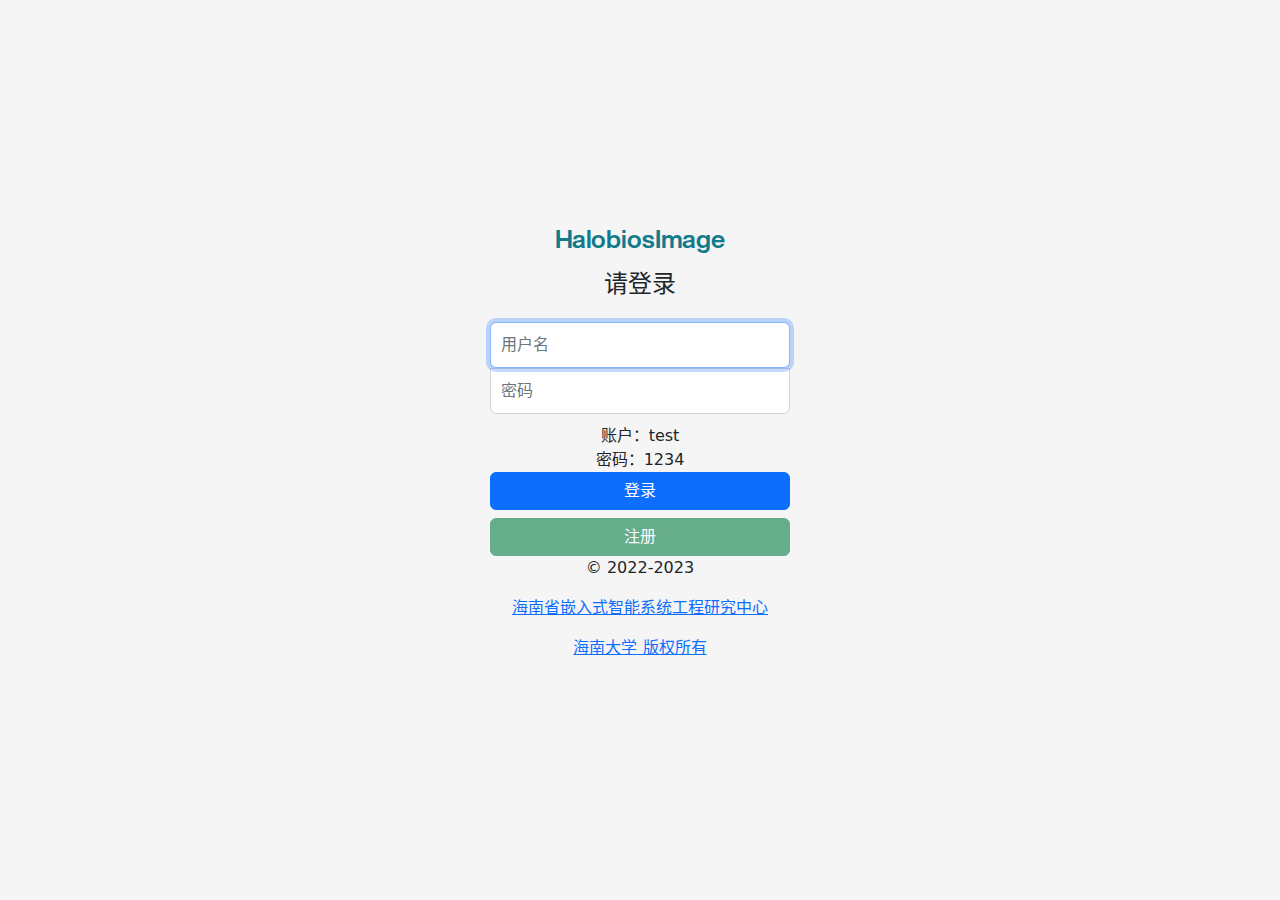
<file: login.html>
<!DOCTYPE html>
<html lang="zh-CN">

<head>
    <meta charset="UTF-8">
    <meta http-equiv="X-UA-Compatible" content="IE=edge">
    <meta name="viewport" content="width=device-width, initial-scale=1.0">
    <title>HalobiosImage</title>
    <link rel="stylesheet" type="text/css" href="assets/vendor/bootstrap/css/bootstrap.css">
    <link rel="stylesheet" type="text/css" href="assets/css/font.css">
    
    <!-- Custom styles for this template -->
	<link rel="stylesheet" type="text/css" href="assets/css/signin.css">

    <script src="assets/js/vue.js"></script>
    <script src="assets/js/axios.min.js"></script>

    <style>
		.bd-placeholder-img {
			font-size: 1.125rem;
			text-anchor: middle;
			-webkit-user-select: none;
			-moz-user-select: none;
			-ms-user-select: none;
			user-select: none;
		}

		@media (min-width: 768px) {
			.bd-placeholder-img-lg {
				font-size: 3.5rem;
			}
		}
	</style>
</head>

<body class="text-center">
	<form class="form-signin" id="login">
		<h1 class="h3 mb-3 font-weight-normal"><p class="cat1" @click.prevent="toindex">HalobiosImage</p></h1>
        <h2 class="h4 mb-4 font-weight-normal">请登录</h2>
		<input id="inputEmail" class="form-control" placeholder="用户名" v-model="userName"  autofocus>
		<input type="password" id="inputPassword" class="form-control" placeholder="密码" v-model="password">
		<label>账户：test</label>
		<br>
		<label>密码：1234</label>
		<br>
		<div class="d-grid gap-2">
			<button class="btn btn-primary" type="button" @click.prevent="doLogin">登录</button>
			<button class="btn btn-success" type="button" href="register.html" disabled>注册</button>
		</div>
		<!-- <button type="button" class="btn btn-lg btn-primary"  @click.prevent="doLogin">登录</button>
		<br>
		<a class="btn btn-lg btn-success btn-block disabled" href="register.html">注册</a> -->
		<p> &copy; 2022-2023</p>
        <p><a href="#">海南省嵌入式智能系统工程研究中心 </a></p>
        <p><a href="https://www.hainanu.edu.cn/">海南大学</a><a href="#">&nbsp;版权所有 </a></p>
	</form>



    

	<script>
		var vm = new Vue({
			el: '#login',
			data: {
				userName: '',
				password: '',
			},
			methods:{
				toindex: function(){
					window.location.href = "/index.html";
				},
				getUserInfo: function () {
                    // 添加请求拦截器
                    axios.interceptors.request.use(function (config) {
                        console.log("添加请求拦截器");
                        return config;
                    }, function (error) {
                        console.log("对请求错误做些什么");
                        return Promise.reject(error);
                    });

                    // 添加响应拦截器
                    axios.interceptors.response.use(function (response) {
                        return response;
                    }, function (error) {
                        // 超出 2xx 范围的状态码都会触发该函数。
                        // 对响应错误做点什么
                        console.log("error")
                        localStorage.clear("token");
                        // location.reload();
                        return Promise.reject(error);
                    });
                    axios({
                        methods: 'get',
                        url: "http://192.168.3.211:8080/check/getUserInfo",
                        headers: {"authorization": localStorage.getItem("token")},
                    }).then(resp => {
						if(resp.data.code == 200){
							alert("您已经登录过了，不需要再登录了");
							window.location.href = "/index.html";
						}
					})
                },
				doLogin: function(){
					console.log("this is vue function dologin")
					console.log(this.userName);
					console.log(this.password);
					if(this.userName == null || this.userName == ''){
						alert("请输入用户名");
						return false;
					}else if(this.password == null || this.password == ''){
						alert("请输入密码")
						return false;
					}

					var formData = new FormData();
					formData.append("uname", this.userName);
					formData.append("password", this.password);

					axios({
						method: 'post',
						data: formData,
						url: 'http://192.168.3.211:8080/account/login',
					}).then(resp =>{
						console.log("dologin resp")
						console.log(resp.data);
						if(resp.data.code == 404 || resp.data.code == 500){
							this.userName = '',
							this.password = '',
							alert(resp.data.data);
						} else if (resp.data.code == 123){
							this.userName = '',
							this.password = '',
							alert("账号或密码错误")
						}
						else{
							localStorage.clear('token');
							console.log(resp.data.data);
							localStorage.setItem("token", resp.data.data.token);
							localStorage.setItem("UserName", this.userName);
							window.location.href = "/index.html";
							console.log(resp);
						}
						
					})
				}
			},
			created(){
				this.getUserInfo();
			}
		})
	</script>

</body>


</html>
</file>
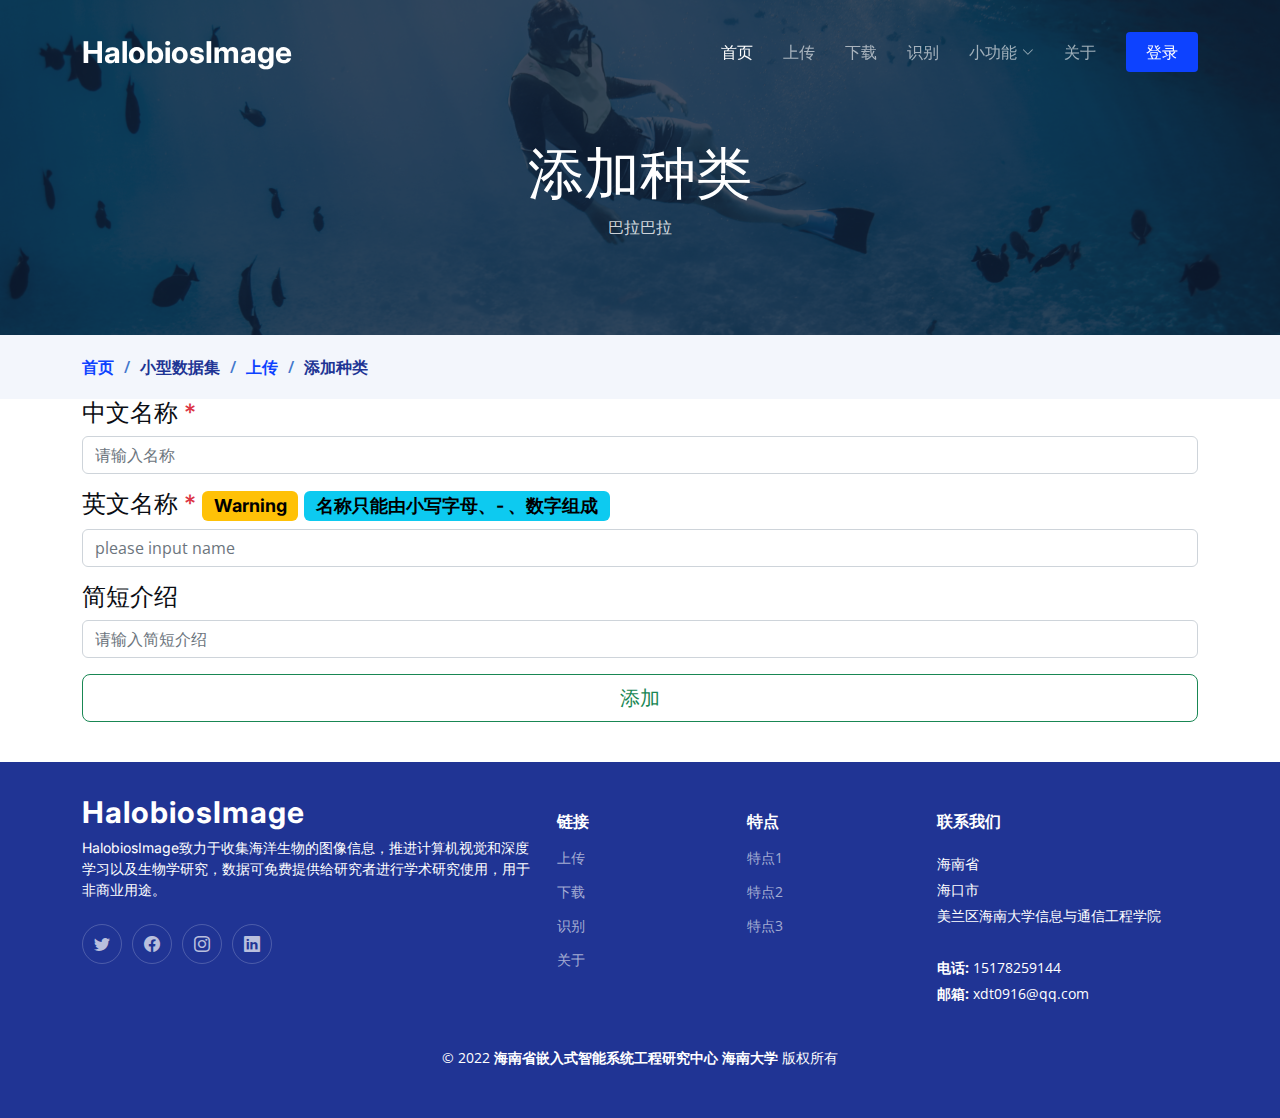
<file: small/custom.html>
<!DOCTYPE html>
<html lang="en">

<head>
    <meta charset="utf-8">
    <meta content="width=device-width, initial-scale=1.0" name="viewport">

    <title></title>
    <meta content="" name="description">
    <meta content="" name="keywords">

    <!-- Favicons -->
    <link href="../assets/img/favicon.png" rel="icon">
    <link href="../assets/img/apple-touch-icon.png" rel="apple-touch-icon">

    <!-- Google Fonts -->
    <link rel="preconnect" href="https://fonts.googleapis.com">
    <link rel="preconnect" href="https://fonts.gstatic.com" crossorigin>
    <link
        href="https://fonts.googleapis.com/css2?family=Open+Sans:ital,wght@0,300;0,400;0,500;0,600;0,700;1,300;1,400;1,600;1,700&family=Poppins:ital,wght@0,300;0,400;0,500;0,600;0,700;1,300;1,400;1,500;1,600;1,700&family=Inter:ital,wght@0,300;0,400;0,500;0,600;0,700;1,300;1,400;1,500;1,600;1,700&display=swap"
        rel="stylesheet">

    <!-- Vendor CSS Files -->
    <link href="../assets/vendor/bootstrap/css/bootstrap.min.css" rel="stylesheet">
    <link href="../assets/vendor/bootstrap-icons/bootstrap-icons.css" rel="stylesheet">
    <link href="../assets/vendor/fontawesome-free/css/all.min.css" rel="stylesheet">
    <link href="../assets/vendor/glightbox/css/glightbox.min.css" rel="stylesheet">
    <link href="../assets/vendor/swiper/swiper-bundle.min.css" rel="stylesheet">
    <link href="../assets/vendor/aos/aos.css" rel="stylesheet">

    <!-- Template Main CSS File -->
    <link href="../assets/css/main.css" rel="stylesheet">

    <script src="../assets/js/vue.js"></script>
    <script src="../assets/js/axios.min.js"></script>

</head>

<body>

    <!-- ======= Header ======= -->
    <header id="header" class="header d-flex align-items-center fixed-top">
        <div class="container-fluid container-xl d-flex align-items-center justify-content-between">

            <a href="index.html" class="logo d-flex align-items-center">
                <!-- Uncomment the line below if you also wish to use an image logo -->
                <!-- <img src="../assets/img/logo.png" alt=""> -->
                <h1>HalobiosImage</h1>
            </a>

            <i class="mobile-nav-toggle mobile-nav-show bi bi-list"></i>
            <i class="mobile-nav-toggle mobile-nav-hide d-none bi bi-x"></i>
            <nav id="navbar" class="navbar">
                <ul>
                    <li><a href="../index.html" class="active">首页</a></li>
                    <li><a href="upload.html">上传</a></li>
                    <li><a href="download.html">下载</a></li>
                    <li><a href="../distinguish.html">识别</a></li>
                    <li class="dropdown"><a href="#"><span>小功能</span> <i
                                class="bi bi-chevron-down dropdown-indicator"></i></a>
                        <ul>
                            <li><a href="#">开发日志</a></li>
                            <li class="dropdown"><a href="#"><span>Deep Drop Down</span> <i
                                        class="bi bi-chevron-down dropdown-indicator"></i></a>
                                <ul>
                                    <li><a href="#">Deep Drop Down 3</a></li>
                                    <li><a href="#">Deep Drop Down 4</a></li>
                                    <li><a href="#">Deep Drop Down 5</a></li>
                                </ul>
                            </li>
                            <li><a href="#">目标标记</a></li>
                            <li><a href="#">分割标记</a></li>
                            <li><a href="#">Drop Down 4</a></li>
                        </ul>
                    </li>
                    <li><a href="about.html">关于</a></li>
                    <div id="top">
                        <li v-show="userShow == false"><a class="get-a-quote" href="login.html">登录</a></li>
                        <li v-show="userShow == true"><a><button type="button" class="btn btn-success">{{ userName
                                    }}</button></a></li>
                    </div>
                </ul>
            </nav><!-- .navbar -->

        </div>
    </header>
    <!-- End Header -->

    <main id="main">

        <!-- ======= Breadcrumbs ======= -->
        <div class="breadcrumbs">
            <div class="page-header d-flex align-items-center"
                style="background-image: url('../assets/img/header.jpg');">
                <div class="container position-relative">
                    <div class="row d-flex justify-content-center">
                        <div class="col-lg-6 text-center">
                            <h2>添加种类</h2>
                            <p>巴拉巴拉</p>
                        </div>
                    </div>
                </div>
            </div>
            <nav>
                <div class="container">
                    <ol>
                        <li><a href="../index.html">首页</a></li>
                        <li>小型数据集</li>
                        <li><a href="upload.html">上传</a></li>
                        <li>添加种类</li>
                    </ol>
                </div>
            </nav>
        </div><!-- End Breadcrumbs -->

        <div id="main">
            <div class="container">
                <div class="add-class">
                    <div class="mb-3">
                        <h4>中文名称 <span class="text-danger">&#42;</span></h4>
                        <input type="text" class="form-control" v-model="amimalNameCn" placeholder="请输入名称">
                    </div>
                    <div class="mb-3">
                        <h4>英文名称 <span class="text-danger">&#42;</span> <span class="badge text-bg-warning">
                                Warning</span>
                            <span class="badge text-bg-info ">名称只能由小写字母、- 、数字组成</span>
                        </h4>
                        <input type="text" class="form-control" v-model="amimalNameEn" placeholder="please input name">
                    </div>
                    <div class="mb-3">
                        <h4>简短介绍
                        </h4>
                        <input type="text" class="form-control" v-model="amimalIntroduce" placeholder="请输入简短介绍">
                    </div>
                    <div class="mb-3">
                        <div class="d-grid gap-2">
                            <a id="class add_button" class="btn btn-outline-success btn-lg btn-block"
                                @click.prevent="putClass()">添加</a>
                        </div>

                    </div>
                </div>
            </div>
        </div>




    </main><!-- End #main -->

    <div class="container">
        <span></span>
        <br>
    </div>

    <!-- ======= Footer ======= -->
    <footer id="footer" class="footer">

        <div class="container">
            <div class="row gy-4">
                <div class="col-lg-5 col-md-12 footer-info">
                    <a href="index.html" class="logo d-flex align-items-center">
                        <span>HalobiosImage</span>
                    </a>
                    <p>HalobiosImage致力于收集海洋生物的图像信息，推进计算机视觉和深度学习以及生物学研究，数据可免费提供给研究者进行学术研究使用，用于非商业用途。</p>
                    <div class="social-links d-flex mt-4">
                        <a href="#" class="twitter"><i class="bi bi-twitter"></i></a>
                        <a href="#" class="facebook"><i class="bi bi-facebook"></i></a>
                        <a href="#" class="instagram"><i class="bi bi-instagram"></i></a>
                        <a href="#" class="linkedin"><i class="bi bi-linkedin"></i></a>
                    </div>
                </div>

                <div class="col-lg-2 col-6 footer-links">
                    <h4>链接</h4>
                    <ul>
                        <li><a href="#">上传</a></li>
                        <li><a href="#">下载</a></li>
                        <li><a href="#">识别</a></li>
                        <li><a href="about.html">关于</a></li>
                    </ul>
                </div>

                <div class="col-lg-2 col-6 footer-links">
                    <h4>特点</h4>
                    <ul>
                        <li><a href="#">特点1</a></li>
                        <li><a href="#">特点2</a></li>
                        <li><a href="#">特点3</a></li>
                    </ul>
                </div>

                <div class="col-lg-3 col-md-12 footer-contact text-center text-md-start">
                    <h4>联系我们</h4>
                    <p>
                        海南省<br>
                        海口市<br>
                        美兰区海南大学信息与通信工程学院<br><br>
                        <strong>电话:</strong> 15178259144<br>
                        <strong>邮箱:</strong> xdt0916@qq.com<br>
                    </p>

                </div>

            </div>
        </div>

        <div class="container mt-4">
            <div class="copyright">
                &copy; 2022 <strong><span>海南省嵌入式智能系统工程研究中心 海南大学</span></strong> 版权所有
            </div>
        </div>

    </footer>
    <!-- End Footer -->

    <a href="#" class="scroll-top d-flex align-items-center justify-content-center"><i
            class="bi bi-arrow-up-short"></i></a>

    <div id="preloader"></div>

    <!-- Vendor JS Files -->
    <script src="../assets/vendor/bootstrap/js/bootstrap.bundle.min.js"></script>
    <script src="../assets/vendor/purecounter/purecounter_vanilla.js"></script>
    <script src="../assets/vendor/glightbox/js/glightbox.min.js"></script>
    <script src="../assets/vendor/swiper/swiper-bundle.min.js"></script>
    <script src="../assets/vendor/aos/aos.js"></script>
    <script src="../assets/vendor/php-email-form/validate.js"></script>

    <!-- Template Main JS File -->
    <script src="../assets/js/main.js"></script>

</body>

<script>
    var top = new Vue({
        el: '#top',
        data: {
            userName: '',
            userShow: false,
        },
        methods: {
            getUserInfo: function () {
                axios({
                    method: 'get',
                    url: "http://192.168.3.211:8080/check/getUserInfo",
                    headers: { "authorization": localStorage.getItem("token") },
                }).then(resp => {
                    console.log(resp)
                    if (resp.data.msg == "tokenOverdue") {
                        console.log("登录过期");
                        localStorage.clear("token");
                        alert("登录已经过期，不能添加种类")
                    } else if (resp.data.msg == "notFindToken") {
                        console.log("未登录");
                        alert("未登录，不能添加种类")
                    }
                    if (resp.data.code == 200) {
                        this.userName = resp.data.data;
                        this.userShow = true;
                    }
                }).catch(function (error) {
                    if (error.response) {
                        // 请求成功发出且服务器也响应了状态码，但状态代码超出了 2xx 的范围
                        console.log(error.response.data);
                        console.log(error.response.status);
                        console.log(error.response.headers);
                        alert("服务器错误！");
                        localStorage.clear("accessToken");
                        location.reload();
                    } else if (error.request) {
                        // 请求已经成功发起，但没有收到响应
                        // `error.request` 在浏览器中是 XMLHttpRequest 的实例，
                        // 而在node.js中是 http.ClientRequest 的实例
                        console.log(error.request);
                    } else {
                        // 发送请求时出了点问题
                        console.log('Error', error.message);
                    }
                    console.log(error.config);
                })
            }
        },
        created() {
            this.getUserInfo();
            // this.countAllBiologySpecies();
        }
    })
</script>

<script>
    var vm = new Vue({
        el: "#main",
        data: {
            amimal_list: "",
            amimalNameCn: "",
            amimalNameEn: "",
            amimalIntroduce: "",
        },
        watch: {

        },
        methods: {
            putClass() {
                console.log("putclass");

                axios({
                    method: 'post',
                    data: {
                        nameCn: this.amimalNameCn,
                        nameEn: this.amimalNameEn,
                        introduce: this.amimalIntroduce,
                    },
                    url: "http://192.168.3.211:8080/small/animal/insert",
                    headers: { "authorization": localStorage.getItem("token") },
                }).then(resp => {
                    console.log(resp)
                    if (resp.data.code == "200") {
                        alert("添加成功！");
                        this.amimalNameCn = null;
                        this.amimalNameEn = null;
                        this.amimalIntroduce = null;
                    } else if (resp.data.code == "300" || resp.data.code == "500") {
                        alert(resp.data.msg);
                    } else if (resp.data.code == "302") {
                        alert("参数超出正常取值范围, 添加失败");
                    }
                })

            },
        },

    })
</script>

</html>
</file>
<file: assets/css/font.css>
.cat1{
    font-family: myCatF;
    font-size: 25px;
    color:#117a8b;
}

@font-face {
    font-family: myCatF;
    src: url("../fonts/3.woff");
}
</file>
<file: assets/css/signin.css>
html,
body {
  height: 100%;
}

body {
  display: -ms-flexbox;
  display: flex;
  -ms-flex-align: center;
  align-items: center;
  padding-top: 40px;
  padding-bottom: 40px;
  background-color: #f5f5f5;
}

.form-signin {
  width: 100%;
  max-width: 330px;
  padding: 15px;
  margin: auto;
}
.form-signin .checkbox {
  font-weight: 400;
}
.form-signin .form-control {
  position: relative;
  box-sizing: border-box;
  height: auto;
  padding: 10px;
  font-size: 16px;
}
.form-signin .form-control:focus {
  z-index: 2;
}
.form-signin input[type="email"] {
  margin-bottom: -1px;
  border-bottom-right-radius: 0;
  border-bottom-left-radius: 0;
}
.form-signin input[type="password"] {
  margin-bottom: 10px;
  border-top-left-radius: 0;
  border-top-right-radius: 0;
}
</file>
<file: assets/css/main.css>
/**
* Template Name: Logis
* Updated: Mar 10 2023 with Bootstrap v5.2.3
* Template URL: https://bootstrapmade.com/logis-bootstrap-logistics-website-template/
* Author: BootstrapMade.com
* License: https://bootstrapmade.com/license/
*/

/*--------------------------------------------------------------
# Set main reusable colors and fonts using CSS variables
# Learn more about CSS variables at https://developer.mozilla.org/en-US/docs/Web/CSS/Using_CSS_custom_properties
--------------------------------------------------------------*/
/* Fonts */
:root {
  --font-default: "Open Sans", system-ui, -apple-system, "Segoe UI", Roboto, "Helvetica Neue", Arial, "Noto Sans", "Liberation Sans", sans-serif, "Apple Color Emoji", "Segoe UI Emoji", "Segoe UI Symbol", "Noto Color Emoji";
  --font-primary: "Inter", sans-serif;
  --font-secondary: "Poppins", sans-serif;
}

/* Colors */
:root {
  --color-default: #0a0d13;
  --color-primary: #0d42ff;
  /* --color-secondary: #0e1d34; */
  --color-secondary: #203494;

}

/* Smooth scroll behavior */
:root {
  scroll-behavior: smooth;
}

/*--------------------------------------------------------------
# General
--------------------------------------------------------------*/
body {
  font-family: var(--font-default);
  color: var(--color-default);
}

a {
  color: var(--color-primary);
  text-decoration: none;
}

a:hover {
  color: #406aff;
  text-decoration: none;
}

h1,
h2,
h3,
h4,
h5,
h6 {
  font-family: var(--font-primary);
}

/*--------------------------------------------------------------
# Sections & Section Header
--------------------------------------------------------------*/
section {
  padding: 80px 0;
  overflow: hidden;
}

.section-header {
  text-align: center;
  padding: 30px 0;
  position: relative;
}

.section-header h2 {
  font-size: 32px;
  font-weight: 700;
  text-transform: uppercase;
  margin-bottom: 20px;
  padding-bottom: 0;
  color: #001973;
  position: relative;
  z-index: 2;
  margin-bottom: 20px;
  padding-bottom: 20px;
  position: relative;
}

.section-header h2:after {
  content: "";
  position: absolute;
  display: block;
  width: 50px;
  height: 3px;
  background: var(--color-primary);
  left: 0;
  right: 0;
  bottom: 0;
  margin: auto;
}

.section-header span {
  position: absolute;
  top: 46px;
  color: rgba(14, 29, 52, 0.06);
  left: 0;
  right: 0;
  z-index: 1;
  font-weight: 700;
  font-size: 56px;
  text-transform: uppercase;
  line-height: 0;
}

.section-header p {
  margin-bottom: 0;
  position: relative;
  z-index: 2;
}

@media (max-width: 640px) {
  .section-header h2 {
    font-size: 28px;
    margin-bottom: 15px;
  }

  .section-header span {
    font-size: 38px;
  }
}

/*--------------------------------------------------------------
# Breadcrumbs
--------------------------------------------------------------*/
.breadcrumbs .page-header {
  padding: 140px 0 80px 0;
  position: relative;
  background-size: cover;
  background-position: center;
  background-repeat: no-repeat;
}

.breadcrumbs .page-header:before {
  content: "";
  background-color: rgba(14, 29, 52, 0.8);
  position: absolute;
  inset: 0;
}

.breadcrumbs .page-header h2 {
  font-size: 56px;
  font-weight: 500;
  color: #fff;
  font-family: var(--font-secondary);
}

.breadcrumbs .page-header p {
  color: rgba(255, 255, 255, 0.8);
}

.breadcrumbs nav {
  background-color: #f3f6fc;
  padding: 20px 0;
}

.breadcrumbs nav ol {
  display: flex;
  flex-wrap: wrap;
  list-style: none;
  margin: 0;
  padding: 0;
  font-size: 16px;
  font-weight: 600;
  color: var(--color-secondary);
}

.breadcrumbs nav ol a {
  color: var(--color-primary);
  transition: 0.3s;
}

.breadcrumbs nav ol a:hover {
  text-decoration: underline;
}

.breadcrumbs nav ol li+li {
  padding-left: 10px;
}

.breadcrumbs nav ol li+li::before {
  display: inline-block;
  padding-right: 10px;
  color: #4278cc;
  content: "/";
}

/*--------------------------------------------------------------
# Scroll top button
--------------------------------------------------------------*/
.scroll-top {
  position: fixed;
  visibility: hidden;
  opacity: 0;
  right: 15px;
  bottom: 15px;
  z-index: 99999;
  background: var(--color-primary);
  width: 40px;
  height: 40px;
  border-radius: 4px;
  transition: all 0.4s;
}

.scroll-top i {
  font-size: 24px;
  color: #fff;
  line-height: 0;
}

.scroll-top:hover {
  background: rgba(13, 66, 255, 0.8);
  color: #fff;
}

.scroll-top.active {
  visibility: visible;
  opacity: 1;
}

/*--------------------------------------------------------------
# Preloader
--------------------------------------------------------------*/
#preloader {
  position: fixed;
  inset: 0;
  z-index: 9999;
  overflow: hidden;
  background: #fff;
  transition: all 0.6s ease-out;
  width: 100%;
  height: 100vh;
}

#preloader:before,
#preloader:after {
  content: "";
  position: absolute;
  border: 4px solid var(--color-primary);
  border-radius: 50%;
  animation: animate-preloader 2s cubic-bezier(0, 0.2, 0.8, 1) infinite;
}

#preloader:after {
  animation-delay: -0.5s;
}

@keyframes animate-preloader {
  0% {
    width: 10px;
    height: 10px;
    top: calc(50% - 5px);
    left: calc(50% - 5px);
    opacity: 1;
  }

  100% {
    width: 72px;
    height: 72px;
    top: calc(50% - 36px);
    left: calc(50% - 36px);
    opacity: 0;
  }
}

/*--------------------------------------------------------------
# Disable aos animation delay on mobile devices
--------------------------------------------------------------*/
@media screen and (max-width: 768px) {
  [data-aos-delay] {
    transition-delay: 0 !important;
  }
}

/*--------------------------------------------------------------
# Header
--------------------------------------------------------------*/
.header {
  transition: all 0.5s;
  z-index: 997;
  padding: 30px 0;
}

.header.sticked {
  background: rgba(14, 29, 52, 0.9);
  padding: 15px 0;
  box-shadow: 0px 2px 20px rgba(14, 29, 52, 0.1);
}

.header .logo img {
  max-height: 40px;
  margin-right: 6px;
}

.header .logo h1 {
  font-size: 30px;
  margin: 0;
  font-weight: 700;
  color: #fff;
  font-family: var(--font-primary);
}

/*--------------------------------------------------------------
# Desktop Navigation
--------------------------------------------------------------*/
@media (min-width: 1280px) {
  .navbar {
    padding: 0;
  }

  .navbar ul {
    margin: 0;
    padding: 0;
    display: flex;
    list-style: none;
    align-items: center;
  }

  .navbar li {
    position: relative;
  }

  .navbar a,
  .navbar a:focus {
    display: flex;
    align-items: center;
    justify-content: space-between;
    padding: 10px 0 10px 30px;
    font-family: var(--font-primary);
    font-size: 16px;
    font-weight: 400;
    color: rgba(255, 255, 255, 0.6);
    white-space: nowrap;
    transition: 0.3s;
  }

  .navbar a i,
  .navbar a:focus i {
    font-size: 12px;
    line-height: 0;
    margin-left: 5px;
  }

  .navbar a:hover,
  .navbar .active,
  .navbar .active:focus,
  .navbar li:hover>a {
    color: #fff;
  }

  .navbar .get-a-quote,
  .navbar .get-a-quote:focus {
    background: var(--color-primary);
    padding: 8px 20px;
    margin-left: 30px;
    border-radius: 4px;
    color: #fff;
  }

  .navbar .get-a-quote:hover,
  .navbar .get-a-quote:focus:hover {
    color: #fff;
    background: #2756ff;
  }

  .navbar .dropdown ul {
    display: block;
    position: absolute;
    left: 14px;
    top: calc(100% + 30px);
    margin: 0;
    padding: 10px 0;
    z-index: 99;
    opacity: 0;
    visibility: hidden;
    background: #fff;
    box-shadow: 0px 0px 30px rgba(127, 137, 161, 0.25);
    transition: 0.3s;
    border-radius: 4px;
  }

  .navbar .dropdown ul li {
    min-width: 200px;
  }

  .navbar .dropdown ul a {
    padding: 10px 20px;
    font-size: 15px;
    text-transform: none;
    font-weight: 400;
    color: var(--color-secondary);
  }

  .navbar .dropdown ul a i {
    font-size: 12px;
  }

  .navbar .dropdown ul a:hover,
  .navbar .dropdown ul .active:hover,
  .navbar .dropdown ul li:hover>a {
    color: var(--color-primary);
  }

  .navbar .dropdown:hover>ul {
    opacity: 1;
    top: 100%;
    visibility: visible;
  }

  .navbar .dropdown .dropdown ul {
    top: 0;
    left: calc(100% - 30px);
    visibility: hidden;
  }

  .navbar .dropdown .dropdown:hover>ul {
    opacity: 1;
    top: 0;
    left: 100%;
    visibility: visible;
  }
}

@media (min-width: 1280px) and (max-width: 1366px) {
  .navbar .dropdown .dropdown ul {
    left: -90%;
  }

  .navbar .dropdown .dropdown:hover>ul {
    left: -100%;
  }
}

@media (min-width: 1280px) {

  .mobile-nav-show,
  .mobile-nav-hide {
    display: none;
  }
}

/*--------------------------------------------------------------
# Mobile Navigation
--------------------------------------------------------------*/
@media (max-width: 1279px) {
  .navbar {
    position: fixed;
    top: 0;
    right: -100%;
    width: 100%;
    max-width: 400px;
    bottom: 0;
    transition: 0.3s;
    z-index: 9997;
  }

  .navbar ul {
    position: absolute;
    inset: 0;
    padding: 50px 0 10px 0;
    margin: 0;
    background: rgba(14, 29, 52, 0.9);
    overflow-y: auto;
    transition: 0.3s;
    z-index: 9998;
  }

  .navbar a,
  .navbar a:focus {
    display: flex;
    align-items: center;
    justify-content: space-between;
    padding: 12px 20px;
    font-family: var(--font-primary);
    font-size: 16px;
    font-weight: 500;
    color: rgba(255, 255, 255, 0.7);
    white-space: nowrap;
    transition: 0.3s;
  }

  .navbar a i,
  .navbar a:focus i {
    font-size: 12px;
    line-height: 0;
    margin-left: 5px;
  }

  .navbar a:hover,
  .navbar .active,
  .navbar .active:focus,
  .navbar li:hover>a {
    color: #fff;
  }

  .navbar .get-a-quote,
  .navbar .get-a-quote:focus {
    background: var(--color-primary);
    padding: 8px 20px;
    border-radius: 4px;
    margin: 15px;
    color: #fff;
  }

  .navbar .get-a-quote:hover,
  .navbar .get-a-quote:focus:hover {
    color: #fff;
    background: rgba(13, 66, 255, 0.8);
  }

  .navbar .dropdown ul,
  .navbar .dropdown .dropdown ul {
    position: static;
    display: none;
    padding: 10px 0;
    margin: 10px 20px;
    transition: all 0.5s ease-in-out;
    border: 1px solid #19335c;
  }

  .navbar .dropdown>.dropdown-active,
  .navbar .dropdown .dropdown>.dropdown-active {
    display: block;
  }

  .mobile-nav-show {
    color: #fff;
    font-size: 28px;
    cursor: pointer;
    line-height: 0;
    transition: 0.5s;
    z-index: 9999;
    margin-right: 10px;
  }

  .mobile-nav-hide {
    color: #fff;
    font-size: 32px;
    cursor: pointer;
    line-height: 0;
    transition: 0.5s;
    position: fixed;
    right: 20px;
    top: 20px;
    z-index: 9999;
  }

  .mobile-nav-active {
    overflow: hidden;
  }

  .mobile-nav-active .navbar {
    right: 0;
  }

  .mobile-nav-active .navbar:before {
    content: "";
    position: fixed;
    inset: 0;
    background: rgba(14, 29, 52, 0.8);
    z-index: 9996;
  }
}

/*--------------------------------------------------------------
# Featured Services Section
--------------------------------------------------------------*/
.featured-services .service-item {
  position: relative;
  height: 100%;
  margin-bottom: 20px;
}

.featured-services .service-item .icon {
  margin-right: 20px;
}

.featured-services .service-item .icon i {
  color: #001f8d;
  font-size: 48px;
  transition: 0.3s;
}

.featured-services .service-item:hover .icon {
  background: #fff;
}

.featured-services .service-item:hover .icon i {
  color: var(--color-primary);
}

.featured-services .service-item .title {
  font-weight: 700;
  margin-bottom: 10px;
  font-size: 20px;
  color: var(--color-secondary);
  transition: 0.3s;
}

.featured-services .service-item .description {
  font-size: 15px;
  color: #132848;
  margin-bottom: 10px;
}

.featured-services .service-item .readmore {
  display: flex;
  align-items: center;
  color: var(--color-secondary);
  transition: 0.3s;
  font-weight: 700;
  font-size: 14px;
}

.featured-services .service-item .readmore i {
  margin-left: 8px;
}

.featured-services .service-item:hover .title,
.featured-services .service-item:hover .readmore,
.featured-services .service-item:hover .icon i {
  color: var(--color-primary);
}

/*--------------------------------------------------------------
# About Us Section
--------------------------------------------------------------*/
.about .content h3 {
  font-weight: 700;
  font-size: 32px;
  font-family: var(--font-secondary);
  color: #001f8d;
}

.about .content ul {
  list-style: none;
  padding: 0;
}

.about .content ul li {
  display: flex;
  align-items: flex-start;
  margin-top: 40px;
}

.about .content ul i {
  flex-shrink: 0;
  font-size: 48px;
  color: var(--color-primary);
  margin-right: 20px;
  line-height: 0;
}

.about .content ul h5 {
  font-size: 18px;
  font-weight: 700;
  color: #19335c;
}

.about .content ul p {
  font-size: 15px;
}

.about .content p:last-child {
  margin-bottom: 0;
}

.about .play-btn {
  width: 94px;
  height: 94px;
  background: radial-gradient(var(--color-primary) 50%, rgba(13, 66, 255, 0.4) 52%);
  border-radius: 50%;
  display: block;
  position: absolute;
  left: calc(50% - 47px);
  top: calc(50% - 47px);
  overflow: hidden;
}

.about .play-btn:before {
  content: "";
  position: absolute;
  width: 120px;
  height: 120px;
  animation-delay: 0s;
  animation: pulsate-btn 2s;
  animation-direction: forwards;
  animation-iteration-count: infinite;
  animation-timing-function: steps;
  opacity: 1;
  border-radius: 50%;
  border: 5px solid rgba(13, 66, 255, 0.7);
  top: -15%;
  left: -15%;
  background: rgba(198, 16, 0, 0);
}

.about .play-btn:after {
  content: "";
  position: absolute;
  left: 50%;
  top: 50%;
  transform: translateX(-40%) translateY(-50%);
  width: 0;
  height: 0;
  border-top: 10px solid transparent;
  border-bottom: 10px solid transparent;
  border-left: 15px solid #fff;
  z-index: 100;
  transition: all 400ms cubic-bezier(0.55, 0.055, 0.675, 0.19);
}

.about .play-btn:hover:before {
  content: "";
  position: absolute;
  left: 50%;
  top: 50%;
  transform: translateX(-40%) translateY(-50%);
  width: 0;
  height: 0;
  border: none;
  border-top: 10px solid transparent;
  border-bottom: 10px solid transparent;
  border-left: 15px solid #fff;
  z-index: 200;
  animation: none;
  border-radius: 0;
}

.about .play-btn:hover:after {
  border-left: 15px solid var(--color-primary);
  transform: scale(20);
}

@keyframes pulsate-btn {
  0% {
    transform: scale(0.6, 0.6);
    opacity: 1;
  }

  100% {
    transform: scale(1, 1);
    opacity: 0;
  }
}

/*--------------------------------------------------------------
# Services Section
--------------------------------------------------------------*/
.services .card {
  border: 1px solid rgba(14, 29, 52, 0.15);
  background: #fff;
  position: relative;
  border-radius: 0;
  height: 100%;
}

.services .card .card-img {
  overflow: hidden;
  margin-bottom: 15px;
  border-radius: 0;
}

.services .card .card-img img {
  transition: 0.3s ease-in-out;
}

.services .card h3 {
  font-weight: 700;
  font-size: 18px;
  margin-bottom: 5px;
  padding: 10px 30px;
  text-transform: uppercase;
}

.services .card a {
  color: #001973;
  transition: 0.3;
}

.services .card a:hover {
  color: var(--color-primary);
}

.services .card p {
  padding: 0 30px;
  margin-bottom: 30px;
  color: var(--color-secondary);
  font-size: 15px;
}

.services .card:hover .card-img img {
  transform: scale(1.1);
}

/*--------------------------------------------------------------
# Call To Action Section
--------------------------------------------------------------*/
.call-to-action {
  background: linear-gradient(rgba(14, 29, 52, 0.6), rgba(14, 29, 52, 0.8)), url("../img/cta-bg.jpg") center center;
  background-size: cover;
  padding: 100px 0;
}

@media (min-width: 1365px) {
  .call-to-action {
    background-attachment: fixed;
  }
}

.call-to-action h3 {
  color: #fff;
  font-size: 28px;
  font-weight: 700;
}

.call-to-action p {
  color: #fff;
}

.call-to-action .cta-btn {
  font-family: var(--font-primary);
  font-weight: 500;
  font-size: 16px;
  letter-spacing: 1px;
  display: inline-block;
  padding: 12px 40px;
  border-radius: 5px;
  transition: 0.5s;
  margin: 10px;
  border: 2px solid #fff;
  color: #fff;
}

.call-to-action .cta-btn:hover {
  background: var(--color-primary);
  border: 2px solid var(--color-primary);
}

/*--------------------------------------------------------------
# Features Section
--------------------------------------------------------------*/
.features {
  padding-top: 80px;
}

.features .features-item+.features-item {
  margin-top: 100px;
}

@media (max-width: 640px) {
  .features .features-item+.features-item {
    margin-top: 40px;
  }
}

.features .features-item h3 {
  font-weight: 600;
  font-size: 26px;
  color: #001973;
}

.features .features-item ul {
  list-style: none;
  padding: 0;
}

.features .features-item ul li {
  padding-bottom: 10px;
}

.features .features-item ul li:last-child {
  padding-bottom: 0;
}

.features .features-item ul i {
  font-size: 20px;
  padding-right: 4px;
  color: var(--color-primary);
}

.features .features-item p:last-child {
  margin-bottom: 0;
}

/*--------------------------------------------------------------
# Pricing Section
--------------------------------------------------------------*/
.pricing .pricing-item {
  padding: 60px 40px;
  box-shadow: 0 3px 20px -2px rgba(108, 117, 125, 0.15);
  background: #fff;
  height: 100%;
  border-top: 4px solid #fff;
  border-radius: 5px;
}

.pricing h3 {
  font-weight: 600;
  margin-bottom: 15px;
  font-size: 20px;
  color: var(--color-secondary);
}

.pricing h4 {
  font-size: 48px;
  color: var(--color-primary);
  font-weight: 400;
  font-family: var(--font-primary);
  margin-bottom: 25px;
}

.pricing h4 sup {
  font-size: 28px;
}

.pricing h4 span {
  color: rgba(108, 117, 125, 0.8);
  font-size: 18px;
}

.pricing ul {
  padding: 20px 0;
  list-style: none;
  color: #6c757d;
  text-align: left;
  line-height: 20px;
}

.pricing ul li {
  padding: 10px 0;
  display: flex;
  align-items: center;
}

.pricing ul i {
  color: #059652;
  font-size: 24px;
  padding-right: 3px;
}

.pricing ul .na {
  color: rgba(108, 117, 125, 0.5);
}

.pricing ul .na i {
  color: rgba(108, 117, 125, 0.5);
}

.pricing ul .na span {
  text-decoration: line-through;
}

.pricing .buy-btn {
  display: inline-block;
  padding: 12px 35px;
  border-radius: 4px;
  color: var(--color-primary);
  transition: none;
  font-size: 16px;
  font-weight: 500;
  font-family: var(--font-primary);
  transition: 0.3s;
  border: 1px solid var(--color-primary);
}

.pricing .buy-btn:hover {
  background: var(--color-primary);
  color: #fff;
}

.pricing .featured {
  border-top-color: var(--color-primary);
}

.pricing .featured .buy-btn {
  background: var(--color-primary);
  color: #fff;
}

@media (max-width: 992px) {
  .pricing .box {
    max-width: 60%;
    margin: 0 auto 30px auto;
  }
}

@media (max-width: 767px) {
  .pricing .box {
    max-width: 80%;
    margin: 0 auto 30px auto;
  }
}

@media (max-width: 420px) {
  .pricing .box {
    max-width: 100%;
    margin: 0 auto 30px auto;
  }
}

/*--------------------------------------------------------------
# Frequently Asked Questions Section
--------------------------------------------------------------*/
.faq {
  padding-top: 80px;
}

.faq .accordion-item {
  border: 0;
  margin-bottom: 10px;
}

.faq .accordion-collapse {
  border: 0;
}

.faq .accordion-button {
  padding: 15px 30px 20px 60px;
  font-weight: 600;
  border: 0;
  font-size: 18px;
  color: var(--color-default);
  text-align: left;
  background: rgba(14, 29, 52, 0.03);
  border-radius: 5px;
}

.faq .accordion-button:focus {
  box-shadow: none;
}

.faq .accordion-button:not(.collapsed) {
  color: var(--color-primary);
  border-bottom: 0;
  box-shadow: none;
}

.faq .question-icon {
  position: absolute;
  top: 14px;
  left: 25px;
  font-size: 20px;
  color: var(--color-primary);
}

.faq .accordion-button:after {
  position: absolute;
  right: 15px;
  top: 15px;
}

.faq .accordion-body {
  padding: 0 30px 25px 60px;
  border: 0;
  background: rgba(14, 29, 52, 0.03);
  border-radius: 5px;
}

/*--------------------------------------------------------------
# Testimonials Section
--------------------------------------------------------------*/
.testimonials {
  padding: 80px 0;
  background: url("../img/testimonials-bg.jpg") no-repeat;
  background-position: center center;
  background-size: cover;
  position: relative;
}

.testimonials::before {
  content: "";
  position: absolute;
  inset: 0;
  background: rgba(14, 29, 52, 0.7);
}

.testimonials .section-header {
  margin-bottom: 40px;
}

.testimonials .testimonials-carousel,
.testimonials .testimonials-slider {
  overflow: hidden;
}

.testimonials .testimonial-item {
  text-align: center;
  color: #fff;
}

.testimonials .testimonial-item .testimonial-img {
  width: 100px;
  border-radius: 50%;
  border: 6px solid rgba(255, 255, 255, 0.15);
  margin: 0 auto;
}

.testimonials .testimonial-item h3 {
  font-size: 20px;
  font-weight: bold;
  margin: 10px 0 5px 0;
  color: #fff;
}

.testimonials .testimonial-item h4 {
  font-size: 14px;
  color: rgba(255, 255, 255, 0.6);
  margin: 0 0 15px 0;
}

.testimonials .testimonial-item .stars {
  margin-bottom: 15px;
}

.testimonials .testimonial-item .stars i {
  color: #ffc107;
  margin: 0 1px;
}

.testimonials .testimonial-item .quote-icon-left,
.testimonials .testimonial-item .quote-icon-right {
  color: rgba(255, 255, 255, 0.6);
  font-size: 26px;
  line-height: 0;
}

.testimonials .testimonial-item .quote-icon-left {
  display: inline-block;
  left: -5px;
  position: relative;
}

.testimonials .testimonial-item .quote-icon-right {
  display: inline-block;
  right: -5px;
  position: relative;
  top: 10px;
  transform: scale(-1, -1);
}

.testimonials .testimonial-item p {
  font-style: italic;
  margin: 0 auto 15px auto;
}

.testimonials .swiper-pagination {
  margin-top: 20px;
  position: relative;
}

.testimonials .swiper-pagination .swiper-pagination-bullet {
  width: 12px;
  height: 12px;
  background-color: rgba(255, 255, 255, 0.4);
  opacity: 0.5;
}

.testimonials .swiper-pagination .swiper-pagination-bullet-active {
  background-color: #fff;
  opacity: 1;
}

@media (min-width: 992px) {
  .testimonials .testimonial-item p {
    width: 80%;
  }
}

/*--------------------------------------------------------------
# Stats Counter Section
--------------------------------------------------------------*/
.stats-counter .stats-item {
  padding: 30px;
  width: 100%;
}

.stats-counter .stats-item span {
  font-size: 48px;
  display: block;
  color: var(--color-secondary);
  font-weight: 700;
  margin-bottom: 20px;
  padding-bottom: 20px;
  position: relative;
}

.stats-counter .stats-item span:after {
  content: "";
  position: absolute;
  display: block;
  width: 25px;
  height: 3px;
  background: var(--color-primary);
  left: 0;
  right: 0;
  bottom: 0;
  margin: auto;
}

.stats-counter .stats-item p {
  padding: 0;
  margin: 0;
  font-family: var(--font-primary);
  font-size: 15px;
  font-weight: 500;
  color: var(--color-secondary);
}

/*--------------------------------------------------------------
# Our Team Section
--------------------------------------------------------------*/
.team .member {
  text-align: center;
  margin-bottom: 20px;
  background: #fff;
  border: 1px solid rgba(14, 29, 52, 0.15);
}

.team .member img {
  margin: -1px -1px 30px -1px;
}

.team .member .member-content {
  padding: 0 20px 30px 20px;
}

.team .member h4 {
  font-weight: 700;
  margin-bottom: 2px;
  font-size: 18px;
}

.team .member span {
  font-style: italic;
  display: block;
  font-size: 13px;
  color: #6c757d;
}

.team .member p {
  padding-top: 10px;
  font-size: 14px;
  font-style: italic;
  color: #6c757d;
}

.team .member .social {
  margin-top: 15px;
}

.team .member .social a {
  color: rgba(14, 29, 52, 0.5);
  transition: 0.3s;
}

.team .member .social a:hover {
  color: var(--color-primary);
}

.team .member .social i {
  font-size: 18px;
  margin: 0 2px;
}

/*--------------------------------------------------------------
# Horizontal Pricing Section
--------------------------------------------------------------*/
.horizontal-pricing .pricing-item {
  box-shadow: 0 3px 20px -2px rgba(108, 117, 125, 0.15);
  padding-bottom: 30px;
  background: #fff;
  height: 100%;
  position: relative;
}

.horizontal-pricing h3 {
  font-weight: 700;
  margin-bottom: 0;
  font-size: 24px;
  color: var(--color-secondary);
}

.horizontal-pricing h4 {
  font-size: 48px;
  color: var(--color-primary);
  font-weight: 400;
  font-family: var(--font-primary);
  margin-bottom: 25px;
  text-align: center;
}

.horizontal-pricing h4 sup {
  font-size: 28px;
}

.horizontal-pricing h4 span {
  color: rgba(108, 117, 125, 0.8);
  font-size: 18px;
}

.horizontal-pricing ul {
  padding: 20px 0;
  list-style: none;
  color: #6c757d;
  text-align: left;
  line-height: 20px;
}

.horizontal-pricing ul li {
  padding-top: 15px;
  display: flex;
  align-items: center;
}

.horizontal-pricing ul i {
  color: #059652;
  font-size: 24px;
  padding-right: 3px;
}

.horizontal-pricing ul .na {
  color: rgba(108, 117, 125, 0.5);
}

.horizontal-pricing ul .na i {
  color: rgba(108, 117, 125, 0.5);
}

.horizontal-pricing ul .na span {
  text-decoration: line-through;
}

.horizontal-pricing .buy-btn {
  display: inline-block;
  padding: 12px 40px;
  border-radius: 4px;
  color: #fff;
  background-color: var(--color-primary);
  border: 2px solid var(--color-primary);
  transition: none;
  font-size: 16px;
  font-weight: 500;
  transition: 0.3s;
  font-family: var(--font-primary);
}

.horizontal-pricing .buy-btn:hover {
  background: #406aff;
  border-color: #406aff;
}

.horizontal-pricing .featured {
  background: var(--color-primary);
}

.horizontal-pricing .featured h3,
.horizontal-pricing .featured h4,
.horizontal-pricing .featured h4 span,
.horizontal-pricing .featured ul,
.horizontal-pricing .featured ul .na,
.horizontal-pricing .featured ul i,
.horizontal-pricing .featured ul .na i {
  color: #fff;
}

.horizontal-pricing .featured .buy-btn {
  background: var(--color-primary);
  color: #fff;
  border-color: #fff;
}

.horizontal-pricing .featured .buy-btn:hover {
  background: #fff;
  color: var(--color-primary);
}

/*--------------------------------------------------------------
# Get a Quote Section
--------------------------------------------------------------*/
.get-a-quote .quote-bg {
  min-height: 500px;
  background-size: cover;
  background-position: center;
}

.get-a-quote .php-email-form {
  background: #f3f6fc;
  padding: 40px;
  height: 100%;
}

@media (max-width: 575px) {
  .get-a-quote .php-email-form {
    padding: 20px;
  }
}

.get-a-quote .php-email-form h3 {
  font-size: 14px;
  font-weight: 700;
  text-transform: uppercase;
  letter-spacing: 1px;
}

.get-a-quote .php-email-form h4 {
  font-size: 14px;
  font-weight: 700;
  text-transform: uppercase;
  letter-spacing: 1px;
  margin: 20px 0 0 0;
}

.get-a-quote .php-email-form p {
  font-size: 14px;
  margin-bottom: 20px;
}

.get-a-quote .php-email-form .error-message {
  display: none;
  color: #fff;
  background: #df1529;
  text-align: left;
  padding: 15px;
  margin-bottom: 24px;
  font-weight: 600;
}

.get-a-quote .php-email-form .sent-message {
  display: none;
  color: #fff;
  background: #059652;
  text-align: center;
  padding: 15px;
  margin-bottom: 24px;
  font-weight: 600;
}

.get-a-quote .php-email-form .loading {
  display: none;
  background: #fff;
  text-align: center;
  padding: 15px;
  margin-bottom: 24px;
}

.get-a-quote .php-email-form .loading:before {
  content: "";
  display: inline-block;
  border-radius: 50%;
  width: 24px;
  height: 24px;
  margin: 0 10px -6px 0;
  border: 3px solid #059652;
  border-top-color: #fff;
  animation: animate-loading 1s linear infinite;
}

.get-a-quote .php-email-form input,
.get-a-quote .php-email-form textarea {
  border-radius: 0;
  box-shadow: none;
  font-size: 14px;
  border-radius: 0;
}

.get-a-quote .php-email-form input:focus,
.get-a-quote .php-email-form textarea:focus {
  border-color: var(--color-primary);
}

.get-a-quote .php-email-form input {
  padding: 12px 15px;
}

.get-a-quote .php-email-form textarea {
  padding: 12px 15px;
}

.get-a-quote .php-email-form button[type=submit] {
  background: var(--color-primary);
  border: 0;
  padding: 10px 30px;
  color: #fff;
  transition: 0.4s;
  border-radius: 4px;
}

.get-a-quote .php-email-form button[type=submit]:hover {
  background: rgba(13, 66, 255, 0.8);
}

@keyframes animate-loading {
  0% {
    transform: rotate(0deg);
  }

  100% {
    transform: rotate(360deg);
  }
}

/*--------------------------------------------------------------
# Contact Section
--------------------------------------------------------------*/
.contact .info-item+.info-item {
  margin-top: 40px;
}

.contact .info-item i {
  font-size: 20px;
  background: var(--color-primary);
  color: #fff;
  width: 44px;
  height: 44px;
  display: flex;
  justify-content: center;
  align-items: center;
  border-radius: 4px;
  transition: all 0.3s ease-in-out;
  margin-right: 15px;
}

.contact .info-item h4 {
  padding: 0;
  font-size: 20px;
  font-weight: 600;
  margin-bottom: 5px;
  color: var(--color-secondary);
}

.contact .info-item p {
  padding: 0;
  margin-bottom: 0;
  font-size: 14px;
  color: rgba(14, 29, 52, 0.8);
}

.contact .php-email-form {
  width: 100%;
  background: #fff;
}

.contact .php-email-form .form-group {
  padding-bottom: 8px;
}

.contact .php-email-form .error-message {
  display: none;
  color: #fff;
  background: #df1529;
  text-align: left;
  padding: 15px;
  font-weight: 600;
}

.contact .php-email-form .error-message br+br {
  margin-top: 25px;
}

.contact .php-email-form .sent-message {
  display: none;
  color: #fff;
  background: #059652;
  text-align: center;
  padding: 15px;
  font-weight: 600;
}

.contact .php-email-form .loading {
  display: none;
  background: #fff;
  text-align: center;
  padding: 15px;
}

.contact .php-email-form .loading:before {
  content: "";
  display: inline-block;
  border-radius: 50%;
  width: 24px;
  height: 24px;
  margin: 0 10px -6px 0;
  border: 3px solid #059652;
  border-top-color: #fff;
  animation: animate-loading 1s linear infinite;
}

.contact .php-email-form input,
.contact .php-email-form textarea {
  border-radius: 4px;
  box-shadow: none;
  font-size: 14px;
}

.contact .php-email-form input {
  height: 44px;
}

.contact .php-email-form textarea {
  padding: 10px 12px;
}

.contact .php-email-form button[type=submit] {
  background: var(--color-primary);
  border: 0;
  padding: 10px 35px;
  color: #fff;
  transition: 0.4s;
  border-radius: 5px;
}

.contact .php-email-form button[type=submit]:hover {
  background: rgba(13, 66, 255, 0.8);
}

@keyframes animate-loading {
  0% {
    transform: rotate(0deg);
  }

  100% {
    transform: rotate(360deg);
  }
}

/*--------------------------------------------------------------
# Service Details Section
--------------------------------------------------------------*/
.service-details .services-list {
  padding: 10px 30px;
  border: 1px solid #d3dff3;
  margin-bottom: 20px;
}

.service-details .services-list a {
  display: block;
  line-height: 1;
  padding: 8px 0 8px 15px;
  border-left: 3px solid #c2cbdf;
  margin: 20px 0;
  color: var(--color-secondary);
  transition: 0.3s;
}

.service-details .services-list a.active {
  font-weight: 700;
  border-color: var(--color-primary);
}

.service-details .services-list a:hover {
  border-color: var(--color-primary);
}

.service-details .services-img {
  margin-bottom: 20px;
}

.service-details h3 {
  font-size: 28px;
  font-weight: 700;
  color: var(--color-secondary);
}

.service-details h4 {
  font-size: 20px;
  font-weight: 700;
  color: var(--color-secondary);
}

.service-details p {
  font-size: 15px;
}

.service-details ul {
  list-style: none;
  padding: 0;
  font-size: 15px;
}

.service-details ul li {
  padding: 5px 0;
  display: flex;
  align-items: center;
}

.service-details ul i {
  font-size: 20px;
  margin-right: 8px;
  color: var(--color-primary);
}

/*--------------------------------------------------------------
# Hero Section
--------------------------------------------------------------*/
.hero {
  width: 100%;
  min-height: 50vh;
  background-color: var(--color-secondary);
  background-image: url("../img/hero-bg.png");
  background-size: cover;
  background-position: center;
  position: relative;
  padding: 120px 0 60px 0;
  color: rgba(255, 255, 255, 0.8);
}

.hero h2 {
  margin-bottom: 20px;
  padding: 0;
  font-size: 48px;
  font-weight: 700;
  color: #fff;
}

@media (max-width: 575px) {
  .hero h2 {
    font-size: 30px;
  }
}

.hero p {
  font-size: 15px;
  font-weight: 400;
  margin-bottom: 40px;
}

.hero form {
  background: #fff;
  padding: 10px;
  border-radius: 10px;
}

.hero form .form-control {
  padding-top: 18px;
  padding-bottom: 18px;
  padding-left: 20px;
  padding-right: 20px;
  border: none;
  margin-right: 10px;
  border: none !important;
  background: none !important;
}

.hero form .form-control:hover,
.hero form .form-control:focus {
  outline: none;
  box-shadow: none;
}

.hero form .btn-primary {
  background-color: var(--color-primary);
  padding: 15px 30px;
}

.hero form .btn-primary:hover {
  background-color: #2756ff;
}

.hero .stats-item {
  padding: 30px;
  width: 100%;
}

.hero .stats-item span {
  font-size: 32px;
  display: block;
  font-weight: 700;
  margin-bottom: 15px;
  padding-bottom: 15px;
  position: relative;
}

.hero .stats-item span:after {
  content: "";
  position: absolute;
  display: block;
  width: 20px;
  height: 3px;
  background: var(--color-primary);
  left: 0;
  right: 0;
  bottom: 0;
  margin: auto;
}

.hero .stats-item p {
  padding: 0;
  margin: 0;
  font-family: var(--font-primary);
  font-size: 15px;
  font-weight: 600;
}

/*--------------------------------------------------------------
# Footer
--------------------------------------------------------------*/
.footer {
  font-size: 14px;
  background-color: var(--color-secondary);
  padding: 50px 0;
  color: white;
}

.footer .footer-info .logo {
  line-height: 0;
  margin-bottom: 25px;
}

.footer .footer-info .logo img {
  max-height: 40px;
  margin-right: 6px;
}

.footer .footer-info .logo span {
  font-size: 30px;
  font-weight: 700;
  letter-spacing: 1px;
  color: #fff;
  font-family: var(--font-primary);
}

.footer .footer-info p {
  font-size: 14px;
  font-family: var(--font-primary);
}

.footer .social-links a {
  display: flex;
  align-items: center;
  justify-content: center;
  width: 40px;
  height: 40px;
  border-radius: 50%;
  border: 1px solid rgba(255, 255, 255, 0.2);
  font-size: 16px;
  color: rgba(255, 255, 255, 0.7);
  margin-right: 10px;
  transition: 0.3s;
}

.footer .social-links a:hover {
  color: #fff;
  border-color: #fff;
}

.footer h4 {
  font-size: 16px;
  font-weight: bold;
  position: relative;
  padding-bottom: 12px;
}

.footer .footer-links {
  margin-bottom: 30px;
}

.footer .footer-links ul {
  list-style: none;
  padding: 0;
  margin: 0;
}

.footer .footer-links ul i {
  padding-right: 2px;
  color: rgba(13, 66, 255, 0.8);
  font-size: 12px;
  line-height: 0;
}

.footer .footer-links ul li {
  padding: 10px 0;
  display: flex;
  align-items: center;
}

.footer .footer-links ul li:first-child {
  padding-top: 0;
}

.footer .footer-links ul a {
  color: rgba(255, 255, 255, 0.6);
  transition: 0.3s;
  display: inline-block;
  line-height: 1;
}

.footer .footer-links ul a:hover {
  color: #fff;
}

.footer .footer-contact p {
  line-height: 26px;
}

.footer .copyright {
  text-align: center;
}

.footer .credits {
  padding-top: 4px;
  text-align: center;
  font-size: 13px;
}

.footer .credits a {
  color: #fff;
}
</file>
